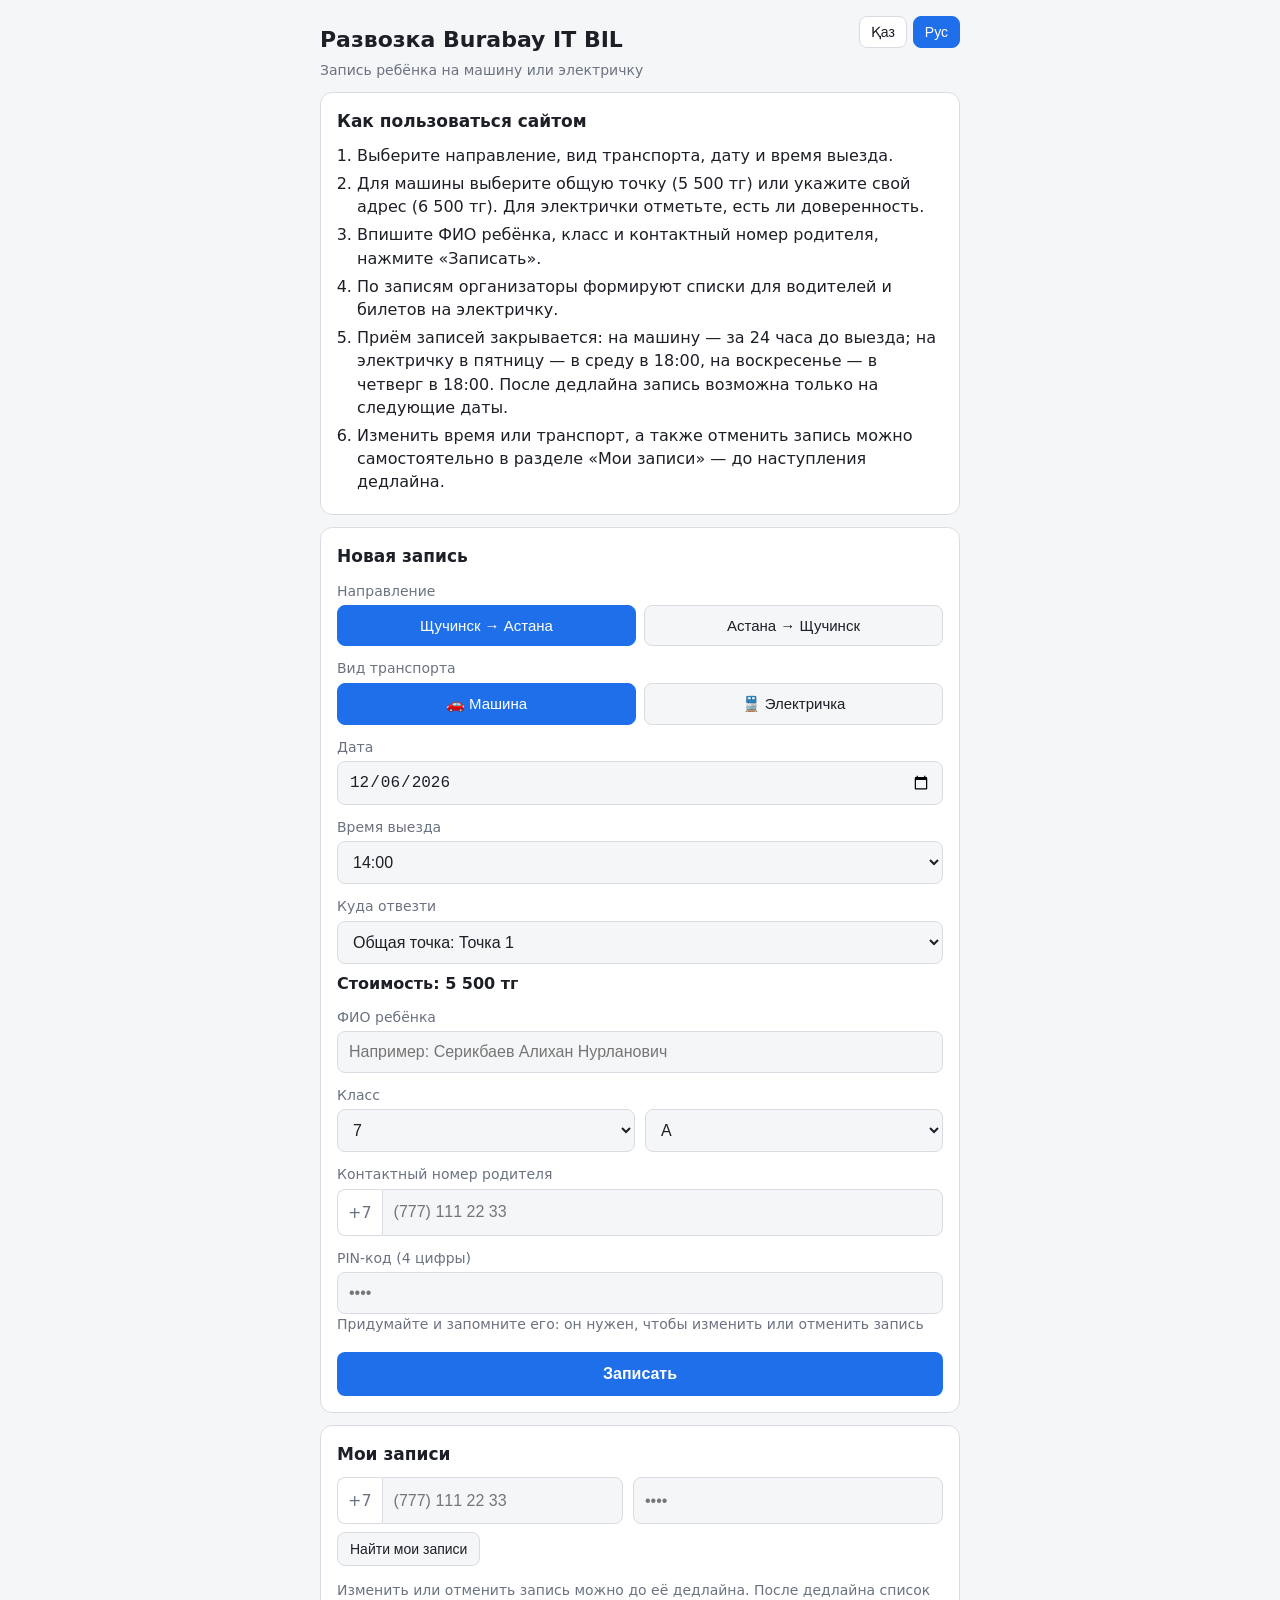
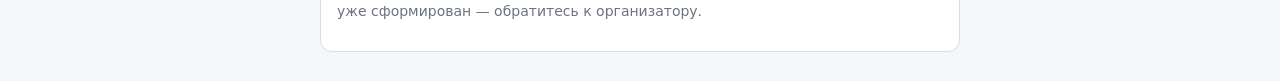
<file: index.html>
<!DOCTYPE html>
<html lang="ru"><head><meta charset="utf-8"><title>Развозка Burabay IT BIL</title>
<meta name="viewport" content="width=device-width, initial-scale=1, viewport-fit=cover">
<style>
:root{box-sizing:border-box;padding-top:env(safe-area-inset-top,0px);padding-bottom:env(safe-area-inset-bottom,0px);--bg:#f5f6f8;--c:#fff;--t:#1c1f26;--m:#6b7280;--a:#1f6feb;--b:#d9dce2;--e:#c62828;--ok:#1b7f3b;--w:#fff4d6}
@media(prefers-color-scheme:dark){:root:not([data-theme=light]){--bg:#14161a;--c:#1e2127;--t:#eceef2;--m:#9aa1ad;--a:#5b9dff;--b:#343942;--e:#ff6b6b;--ok:#4cc27a;--w:#3a3115}}
html{scroll-padding-top:env(safe-area-inset-top,0px)}
body{margin:0;background:var(--bg);color:var(--t);font:16px/1.45 system-ui,-apple-system,"Segoe UI",sans-serif}
main{max-width:640px;margin:0 auto;padding:16px}
.top{display:flex;justify-content:space-between;align-items:flex-start;gap:10px}
.lang{display:flex;gap:6px;flex:none}.lang button{padding:7px 11px;border:1px solid var(--b);background:var(--c);color:var(--t);border-radius:8px;font-size:14px;cursor:pointer}
.lang button.on{background:var(--a);color:#fff;border-color:var(--a)}
h1{font-size:22px;margin:8px 0 4px}h2{font-size:17px;margin:0 0 10px}
.card{background:var(--c);border:1px solid var(--b);border-radius:12px;padding:16px;margin:12px 0}
.card.due{background:var(--w);border-color:#e0b000}
.intro ol{margin:6px 0 0;padding-left:20px}.intro li{margin:5px 0}
label{display:block;font-size:14px;color:var(--m);margin:12px 0 4px}
select,input{width:100%;box-sizing:border-box;padding:11px;font-size:16px;border:1px solid var(--b);border-radius:8px;background:var(--bg);color:var(--t)}
.row{display:flex;gap:10px}.row>*{flex:1}
.seg{display:flex;gap:8px}.seg button{flex:1;padding:11px;border:1px solid var(--b);background:var(--bg);color:var(--t);border-radius:8px;font-size:15px;cursor:pointer}
.seg button.on{background:var(--a);color:#fff;border-color:var(--a)}
.go{width:100%;margin-top:18px;padding:13px;font-size:16px;font-weight:600;border:0;border-radius:8px;background:var(--a);color:#fff;cursor:pointer}
.go:disabled{opacity:.5}.m{color:var(--m);font-size:14px}.err{color:var(--e);margin-top:10px}.ok{color:var(--ok);margin-top:10px}
.price{margin-top:8px;font-weight:600}
.ph{display:flex}.ph span{padding:11px 10px;border:1px solid var(--b);border-right:0;border-radius:8px 0 0 8px;background:var(--c);color:var(--m);font-size:16px}
.ph input{flex:1;min-width:0;width:auto;border-radius:0 8px 8px 0}
.sm{padding:8px 12px;font-size:14px;border:1px solid var(--b);background:var(--bg);color:var(--t);border-radius:8px;cursor:pointer;margin:8px 6px 0 0}
.wrap{overflow-x:auto;margin-top:8px}table{border-collapse:collapse;font-size:13px;min-width:100%}
th,td{border:1px solid var(--b);padding:5px 7px;text-align:left;white-space:nowrap}th{background:var(--bg)}
</style></head><body><main>
<div class="top">
<div><h1 id="h1">Развозка Burabay IT BIL</h1><div class="m" data-i="sub"></div></div>
<div class="lang" id="lang"><button data-v="kz">Қаз</button><button data-v="ru">Рус</button></div>
</div>

<div class="card intro"><h2 data-i="introH"></h2>
<ol><li data-i="i1"></li><li data-i="i2"></li><li data-i="i3"></li><li data-i="i4"></li><li data-i="i5"></li><li data-i="i6"></li></ol></div>

<div class="card" id="form">
<h2 id="formTitle"></h2>
<label data-i="lDir"></label>
<div class="seg" id="dir"><button data-v="fri">Щучинск → Астана</button><button data-v="sun">Астана → Щучинск</button></div>
<label data-i="lTr"></label>
<div class="seg" id="tr"><button data-v="car" data-i="car"></button><button data-v="train" data-i="train"></button></div>
<label data-i="lDate"></label><input id="date" type="date">
<label data-i="lTime"></label><select id="time"></select>
<div id="carBox">
<label data-i="lTo"></label>
<select id="pt"></select>
<div id="ownBox" hidden><label data-i="lAddr"></label><input id="addr" autocomplete="street-address" data-ph="phAddr"></div>
<div class="price" id="price"></div>
</div>
<div id="trainBox" hidden>
<label data-i="lPoa"></label>
<div class="seg" id="poa"><button data-v="Да" data-i="yes"></button><button data-v="Нет" data-i="no"></button></div>
</div>
<label data-i="lName"></label><input id="name" autocomplete="off" data-ph="phName">
<label data-i="lCls"></label>
<div class="row"><select id="num"><option>7</option><option>8</option><option>9</option><option>10</option><option>11</option></select>
<select id="let"><option>A</option><option>B</option><option>C</option><option>D</option><option>E</option></select></div>
<label data-i="lPhone"></label><div class="ph"><span>+7</span><input id="phone" type="tel" inputmode="numeric" autocomplete="tel-national" maxlength="15" placeholder="(777) 111 22 33"></div>
<label data-i="lPin"></label><input id="pin" type="password" inputmode="numeric" autocomplete="off" maxlength="4" data-ph="phPin"><div class="m" data-i="pinHint"></div>
<button class="go" id="send"></button>
<button class="sm" id="cancelEdit" hidden data-i="cancelEdit"></button>
<div id="msg"></div>
</div>

<div class="card" id="mine">
<h2 data-i="mineH"></h2>
<div class="row"><div class="ph"><span>+7</span><input id="mPhone" type="tel" inputmode="numeric" maxlength="15" placeholder="(777) 111 22 33"></div><input id="mPin" type="password" inputmode="numeric" maxlength="4" data-ph="phPin"></div>
<button class="sm" id="find" data-i="find"></button><div class="m" id="mineMsg"></div><div id="mineList"></div>
<p class="m" data-i="mineNote"></p>
</div>

</main>
<script src="config.js"></script>
<script>
//PURE-START
const TZ=5, WA_DEFAULT="";
const PRICE={own:6500,point:5500};
const POINTS=["Точка 1","Точка 2"];
const PTL={ru:["Точка 1","Точка 2"],kz:["1-нүкте","2-нүкте"]};
const SLOTS={fri:{car:["14:00","16:00"],train:["14:20","15:35"]},sun:{car:["14:00","16:00"],train:["10:10"]}};
const DIRS={fri:"Щучинск → Астана",sun:"Астана → Щучинск"};
const TRN={car:"🚗 Машина",train:"🚆 Электричка"};
const pad=n=>String(n).padStart(2,"0");
const parse=s=>{const[y,m,d]=s.split("-").map(Number);return{y,m:m-1,d}};
const at=(y,m,d,h,mi)=>new Date(Date.UTC(y,m,d,h-TZ,mi));
const fmt=s=>{const{y,m,d}=parse(s);return pad(d)+"."+pad(m+1)+"."+y};
function deadline(dateStr,tr,dir,time){
  const{y,m,d}=parse(dateStr),[h,mi]=time.split(":").map(Number);
  if(tr==="car")return new Date(at(y,m,d,h,mi).getTime()-24*3600e3);
  return at(y,m,d-(dir==="fri"?2:3),18,0);
}
const groupKey=r=>r.tr==="car"?[r.date,r.dir,"car",r.time.replace(":","")].join("_"):[r.date,r.dir,"train"].join("_");
function groupRows(rows){const g={};rows.forEach(r=>{(g[groupKey(r)]=g[groupKey(r)]||[]).push(r)});return g}
const dateTime=d=>{const x=new Date(d.getTime()+TZ*3600e3);return pad(x.getUTCDate())+"."+pad(x.getUTCMonth()+1)+" "+pad(x.getUTCHours())+":"+pad(x.getUTCMinutes())};
const sortRows=l=>l.slice().sort((a,b)=>a.time.localeCompare(b.time)||a.cls.localeCompare(b.cls)||a.name.localeCompare(b.name));
function waText(rows){
  const f=rows[0],list=sortRows(rows);
  const head=TRN[f.tr]+" | "+DIRS[f.dir]+" | "+fmt(f.date)+(f.tr==="car"?" "+f.time:"")+" | всего: "+list.length;
  const cols="ФИО | Класс | Время | Телефон | "+(f.tr==="car"?"Адрес | ":"Доверенность | ")+"Направление";
  const lines=list.map((r,i)=>(i+1)+". "+[r.name,r.cls,r.time,r.phone,f.tr==="car"?r.addr:r.poa,DIRS[r.dir]].join(" | "));
  return head+"\n"+cols+"\n"+lines.join("\n");
}
//PURE-END
const L={
ru:{lPin:"PIN-код (4 цифры)",pinHint:"Придумайте и запомните его: он нужен, чтобы изменить или отменить запись",find:"Найти мои записи",phPin:"••••",eAuth:"Введите телефон и PIN-код",ePin:"PIN-код должен состоять из 4 цифр",ePinWrong:"Неверный PIN-код",eLocked:"Слишком много неверных попыток. Повторите через 15 минут",none:"Записей не найдено",eNet:"Нет связи с сервером. Повторите позже",sub:"Запись ребёнка на машину или электричку",introH:"Как пользоваться сайтом",
i1:"Выберите направление, вид транспорта, дату и время выезда.",
i2:"Для машины выберите общую точку ({p1} тг) или укажите свой адрес ({p2} тг). Для электрички отметьте, есть ли доверенность.",
i3:"Впишите ФИО ребёнка, класс и контактный номер родителя, нажмите «Записать».",
i4:"По записям организаторы формируют списки для водителей и билетов на электричку.",
i5:"Приём записей закрывается: на машину — за 24 часа до выезда; на электричку в пятницу — в среду в 18:00, на воскресенье — в четверг в 18:00. После дедлайна запись возможна только на следующие даты.",
i6:"Изменить время или транспорт, а также отменить запись можно самостоятельно в разделе «Мои записи» — до наступления дедлайна.",
newRec:"Новая запись",editRec:"Изменение записи",save:"Записать",saveEdit:"Сохранить изменения",cancelEdit:"Отменить редактирование",
lDir:"Направление",lTr:"Вид транспорта",car:"🚗 Машина",train:"🚆 Электричка",lDate:"Дата",lTime:"Время выезда",
lTo:"Куда отвезти",ptPre:"Общая точка: ",own:"Свой адрес",lAddr:"Адрес (улица, дом, квартира)",phAddr:"Например: ул. Кенесары 40, кв. 12",
cost:"Стоимость: ",tg:" тг",lPoa:"Имеется ли доверенность?",yes:"Да",no:"Нет",
lName:"ФИО ребёнка",phName:"Например: Серикбаев Алихан Нурланович",lCls:"Класс",lPhone:"Контактный номер родителя",
closed:"закрыто",eName:"Укажите ФИО ребёнка полностью",ePhone:"Укажите корректный номер телефона",eClosed:"Запись на это время закрыта, выберите другую дату",
eAddr:"Укажите адрес",ePoa:"Укажите, есть ли доверенность",eDb:"Сервис записи недоступен. Откройте страницу по ссылке в приложении Claude",
eExp:"Срок изменения этой записи истёк",eSave:"Не удалось сохранить: ",done:"Готово! ",changed:"Запись изменена: ",at:" в ",
mineH:"Мои записи",mineNote:"Изменить или отменить запись можно до её дедлайна. После дедлайна список уже сформирован — обратитесь к организатору.",
edit:"Изменить",cancel:"Отменить запись",sure:"Точно отменить?",poaIs:"доверенность: ",locked:"🔒 Приём изменений закрыт (дедлайн ",title:"Развозка Burabay IT BIL"},
kz:{lPin:"PIN-код (4 сан)",pinHint:"Ойлап тауып, есте сақтаңыз: жазбаны өзгерту немесе болдырмау үшін қажет",find:"Жазбаларымды табу",phPin:"••••",eAuth:"Телефон мен PIN-кодты енгізіңіз",ePin:"PIN-код 4 саннан тұруы керек",ePinWrong:"PIN-код қате",eLocked:"Қате әрекет тым көп. 15 минуттан кейін қайталаңыз",none:"Жазбалар табылмады",eNet:"Серверге қосылу мүмкін болмады. Кейінірек қайталаңыз",sub:"Баланы көлікке немесе электричкаға жазу",introH:"Сайтты қалай пайдалану керек",
i1:"Бағытты, көлік түрін, күнді және жүру уақытын таңдаңыз.",
i2:"Көлікке ортақ нүктені ({p1} тг) таңдаңыз немесе өз мекенжайыңызды ({p2} тг) көрсетіңіз. Электричкаға сенімхат бар-жоғын белгілеңіз.",
i3:"Баланың аты-жөнін, сыныбын және ата-ананың байланыс нөмірін жазып, «Жазылу» түймесін басыңыз.",
i4:"Жазылымдар бойынша ұйымдастырушылар жүргізушілерге арналған тізімдерді және электричка билеттерін дайындайды.",
i5:"Жазылу мерзімі: көлікке — жүруге дейін 24 сағат бұрын; жұма күнгі электричкаға — сәрсенбі сағат 18:00-ге дейін, жексенбі күніне — бейсенбі сағат 18:00-ге дейін. Мерзім өткен соң тек келесі күндерге жазылуға болады.",
i6:"Уақытты немесе көлік түрін өзгертуге, сондай-ақ жазылымды болдырмауға «Менің жазбаларым» бөлімінде мерзім аяқталғанға дейін өзіңіз өзгерте аласыз.",
newRec:"Жаңа жазба",editRec:"Жазбаны өзгерту",save:"Жазылу",saveEdit:"Өзгерістерді сақтау",cancelEdit:"Өзгертуден бас тарту",
lDir:"Бағыты",lTr:"Көлік түрі",car:"🚗 Көлік",train:"🚆 Электричка",lDate:"Күні",lTime:"Жүру уақыты",
lTo:"Қайда апару керек",ptPre:"Ортақ нүкте: ",own:"Өз мекенжайым",lAddr:"Мекенжай (көше, үй, пәтер)",phAddr:"Мысалы: Кенесары к-сі 40, 12 пәтер",
cost:"Құны: ",tg:" тг",lPoa:"Сенімхат бар ма?",yes:"Иә",no:"Жоқ",
lName:"Баланың аты-жөні",phName:"Мысалы: Серікбаев Алихан Нұрланұлы",lCls:"Сыныбы",lPhone:"Ата-ананың байланыс нөмірі",
closed:"жабық",eName:"Баланың аты-жөнін толық жазыңыз",ePhone:"Телефон нөмірін дұрыс жазыңыз",eClosed:"Бұл уақытқа жазылу жабылған, басқа күнді таңдаңыз",
eAddr:"Мекенжайды жазыңыз",ePoa:"Сенімхат бар-жоғын көрсетіңіз",eDb:"Жазылу қызметі қолжетімсіз. Бетті Claude қосымшасындағы сілтеме арқылы ашыңыз",
eExp:"Бұл жазбаны өзгерту мерзімі өтіп кетті",eSave:"Сақтау мүмкін болмады: ",done:"Дайын! ",changed:"Жазба өзгертілді: ",at:", ",
mineH:"Менің жазбаларым",mineNote:"Жазбаны өзгертуге немесе болдырмауға оның мерзімі аяқталғанға дейін болады. Мерзімнен кейін тізім дайын болады — ұйымдастырушыға хабарласыңыз.",
edit:"Өзгерту",cancel:"Жазбаны болдырмау",sure:"Шынымен болдырмау керек пе?",poaIs:"сенімхат: ",locked:"🔒 Өзгертуге жабық (мерзімі ",title:"Burabay IT BIL — оқушыларды тасымалдау"}
};
let lang="ru";try{lang=localStorage.getItem("lang")||"ru"}catch(e){}
if(!L[lang])lang="ru";
const t=k=>L[lang][k];
const $=id=>document.getElementById(id);
const st={dir:"fri",tr:"car",poa:""};
const ptName=a=>{const i=POINTS.indexOf(a);return i>=0?PTL[lang][i]:a};
const trL=k=>t(k);
const dirLbl={fri:"Щучинск → Астана",sun:"Астана → Щучинск"};
function applyLang(){
  document.documentElement.lang=lang==="kz"?"kk":"ru";
  document.title=t("title");$("h1").textContent=t("title");
  document.querySelectorAll("[data-i]").forEach(e=>{
    let s=t(e.dataset.i);if(s===undefined)return;
    s=s.replace("{p1}",PRICE.point.toLocaleString("ru-RU")).replace("{p2}",PRICE.own.toLocaleString("ru-RU"));e.textContent=s});
  document.querySelectorAll("[data-ph]").forEach(e=>e.placeholder=t(e.dataset.ph));
  document.querySelectorAll("#lang button").forEach(b=>b.classList.toggle("on",b.dataset.v===lang));
  const cur=$("pt").value;$("pt").innerHTML="";
  POINTS.forEach((p,i)=>$("pt").add(new Option(t("ptPre")+PTL[lang][i],p)));$("pt").add(new Option(t("own"),"own"));
  if(cur)$("pt").value=cur;
  $("formTitle").textContent=t(EDIT?"editRec":"newRec");$("send").textContent=t(EDIT?"saveEdit":"save");
  price();fillTimes();renderMine();
}
function open(dateStr,time){return Date.now()<deadline(dateStr,st.tr,st.dir,time).getTime()}
function fillDates(){
  const el=$("date"),any=s=>SLOTS[st.dir][st.tr].some(x=>open(s,x));
  el.min=new Date(Date.now()+TZ*3600e3).toISOString().slice(0,10);
  if(!el.value||!any(el.value)){
    const n=new Date(Date.now()+TZ*3600e3);
    for(let i=0;i<120;i++){const s=new Date(Date.UTC(n.getUTCFullYear(),n.getUTCMonth(),n.getUTCDate()+i)).toISOString().slice(0,10);if(any(s)){el.value=s;break}}
  }
  fillTimes();
}
function fillTimes(){
  const sel=$("time"),keep=sel.value;sel.innerHTML="";
  SLOTS[st.dir][st.tr].forEach(x=>{const ok=open($("date").value,x);const o=new Option(x+(ok?"":" — "+t("closed")),x);o.disabled=!ok;sel.add(o)});
  const k=[...sel.options].find(o=>o.value===keep&&!o.disabled)||[...sel.options].find(o=>!o.disabled);if(k)sel.value=k.value;
}
function mark(){
  document.querySelectorAll("#dir button,#tr button,#poa button").forEach(b=>{b.classList.toggle("on",st[b.parentNode.id]===b.dataset.v)});
  $("carBox").hidden=st.tr!=="car";$("trainBox").hidden=st.tr!=="train";
}
function price(){
  const own=$("pt").value==="own";$("ownBox").hidden=!own;
  $("price").textContent=t("cost")+(own?PRICE.own:PRICE.point).toLocaleString("ru-RU")+t("tg");
}
["dir","tr","poa"].forEach(id=>{$(id).onclick=e=>{const b=e.target.closest("button");if(!b)return;st[id]=b.dataset.v;mark();if(id!=="poa")fillDates()}});
$("pt").onchange=price;$("date").onchange=fillTimes;
//MASK-START
function maskPhone(v){
  let d=String(v).replace(/\D/g,"");
  if(d.length>10&&(d[0]==="7"||d[0]==="8"))d=d.slice(1);
  d=d.slice(0,10);
  let s=d?"("+d.slice(0,3):"";
  if(d.length>3)s+=") "+d.slice(3,6);
  if(d.length>6)s+=" "+d.slice(6,8);
  if(d.length>8)s+=" "+d.slice(8,10);
  return s;
}
//MASK-END
$("phone").oninput=e=>{e.target.value=maskPhone(e.target.value)};
$("lang").onclick=e=>{const b=e.target.closest("button");if(!b)return;lang=b.dataset.v;try{localStorage.setItem("lang",lang)}catch(x){}applyLang()};

let EDIT=null,MINE=[],AUTH=null,CONFIRM="";
const CFG=window.CFG||{};
async function rpc(fn,args){
  let r;try{r=await fetch(CFG.URL+"/rest/v1/rpc/"+fn,{method:"POST",headers:{apikey:CFG.KEY,Authorization:"Bearer "+CFG.KEY,"Content-Type":"application/json"},body:JSON.stringify(args)})}catch(e){throw new Error("net")}
  const j=await r.json().catch(()=>({}));
  if(!r.ok)throw new Error("net");
  if(j&&j.error)throw new Error(j.error);
  return j;
}
const ERR={bad_pin:"ePin",pin_wrong:"ePinWrong",locked:"eLocked",closed:"eClosed",locked_rec:"eExp",addr:"eAddr",poa:"ePoa",bad_data:"eName",bad_phone:"ePhone",net:"eNet"};
const errText=e=>ERR[e.message]?t(ERR[e.message]):t("eSave")+e.message;
const digits=v=>String(v).replace(/\D/g,"");
const msg=(s,c)=>{$("msg").innerHTML="";const d=document.createElement("div");d.className=c;d.textContent=s;$("msg").append(d)};
$("mPhone").oninput=e=>{e.target.value=maskPhone(e.target.value)};
$("send").onclick=async()=>{
  const name=$("name").value.trim().replace(/\s+/g," "),phone=$("phone").value.trim(),pin=$("pin").value,date=$("date").value,time=$("time").value;
  if(name.split(" ").length<2)return msg(t("eName"),"err");
  if(digits(phone).length!==10)return msg(t("ePhone"),"err");
  if(!/^\d{4}$/.test(pin))return msg(t("ePin"),"err");
  if(!date||!time||!open(date,time))return msg(t("eClosed"),"err");
  let addr="",pr=0,poa="";
  if(st.tr==="car"){
    if($("pt").value==="own"){addr=$("addr").value.trim();if(addr.length<5)return msg(t("eAddr"),"err");pr=PRICE.own}
    else{addr=$("pt").value;pr=PRICE.point}
  }else{if(!st.poa)return msg(t("ePoa"),"err");poa=st.poa}
  if(EDIT&&Date.now()>=deadline(EDIT.date,EDIT.tr,EDIT.dir,EDIT.time).getTime())return msg(t("eExp"),"err");
  const editing=!!EDIT;
  $("send").disabled=true;
  try{
    await rpc("upsert_signup",{p_id:editing?EDIT.id:null,p_phone:digits(phone),p_pin:pin,p_data:{dir:st.dir,tr:st.tr,date,time,name,cls:$("num").value+$("let").value,addr,poa}});
    msg(t(editing?"changed":"done")+name+", "+fmt(date)+t("at")+time+", "+trL(st.tr)+(pr?", "+pr+t("tg"):""),"ok");
    if(editing)exitEdit();
    $("name").value="";$("mPhone").value=maskPhone(phone);$("mPin").value=pin;loadMine();
  }catch(e){msg(errText(e),"err")}
  $("send").disabled=false;
};
async function loadMine(){
  const p=digits($("mPhone").value),pin=$("mPin").value;
  if(p.length!==10||!/^\d{4}$/.test(pin)){$("mineMsg").textContent=t("eAuth");return}
  try{const j=await rpc("my_signups",{p_phone:p,p_pin:pin});AUTH={phone:p,pin};MINE=j.rows||[];renderMine();$("mineMsg").textContent=MINE.length?"":t("none")}
  catch(e){MINE=[];AUTH=null;renderMine();$("mineMsg").textContent=errText(e)}
}
$("find").onclick=loadMine;
function exitEdit(){EDIT=null;$("formTitle").textContent=t("newRec");$("send").textContent=t("save");$("cancelEdit").hidden=true;$("name").value=""}
$("cancelEdit").onclick=()=>{exitEdit();msg("","")};
function startEdit(r){
  EDIT=r;st.dir=r.dir;st.tr=r.tr;st.poa=r.poa||"";mark();fillDates();
  $("date").value=r.date;fillTimes();$("time").value=r.time;
  if(r.tr==="car"){const own=!POINTS.includes(r.addr);$("pt").value=own?"own":r.addr;$("addr").value=own?r.addr:"";price()}
  $("name").value=r.name;$("num").value=r.cls.slice(0,-1);$("let").value=r.cls.slice(-1);
  $("phone").value=maskPhone(AUTH.phone);$("pin").value=AUTH.pin;
  $("formTitle").textContent=t("editRec");$("send").textContent=t("saveEdit");$("cancelEdit").hidden=false;msg("","");
  $("form").scrollIntoView({behavior:"smooth"});
}
function renderMine(){
  const box=$("mineList");box.innerHTML="";
  MINE.slice().sort((a,b)=>(a.date+a.time).localeCompare(b.date+b.time)).forEach(r=>{
    const can=Date.now()<deadline(r.date,r.tr,r.dir,r.time).getTime();
    const d=document.createElement("div");d.style.cssText="border-top:1px solid var(--b);padding:10px 0";
    const h=document.createElement("b");h.textContent=r.name+" ("+r.cls+")";
    const s=document.createElement("div");s.className="m";
    s.textContent=trL(r.tr)+" · "+dirLbl[r.dir]+" · "+fmt(r.date)+" "+r.time+(r.tr==="car"?" · "+ptName(r.addr)+" · "+r.price+t("tg"):" · "+t("poaIs")+(r.poa==="Да"?t("yes"):t("no")));
    d.append(h,s);
    if(can){
      const e=document.createElement("button");e.className="sm";e.textContent=t("edit");e.onclick=()=>startEdit(r);
      const x=document.createElement("button");x.className="sm";x.textContent=CONFIRM===r.id?t("sure"):t("cancel");
      x.onclick=async()=>{
        if(CONFIRM!==r.id){CONFIRM=r.id;renderMine();return}
        CONFIRM="";
        try{await rpc("cancel_signup",{p_id:r.id,p_phone:AUTH.phone,p_pin:AUTH.pin});if(EDIT&&EDIT.id===r.id)exitEdit()}catch(err){$("mineMsg").textContent=errText(err)}
        loadMine();
      };
      d.append(e,x);
    }else{const l=document.createElement("div");l.className="m";l.textContent=t("locked")+dateTime(deadline(r.date,r.tr,r.dir,r.time))+")";d.append(l)}
    box.append(d);
  });
}
mark();applyLang();fillDates();
</script></body></html>
</file>
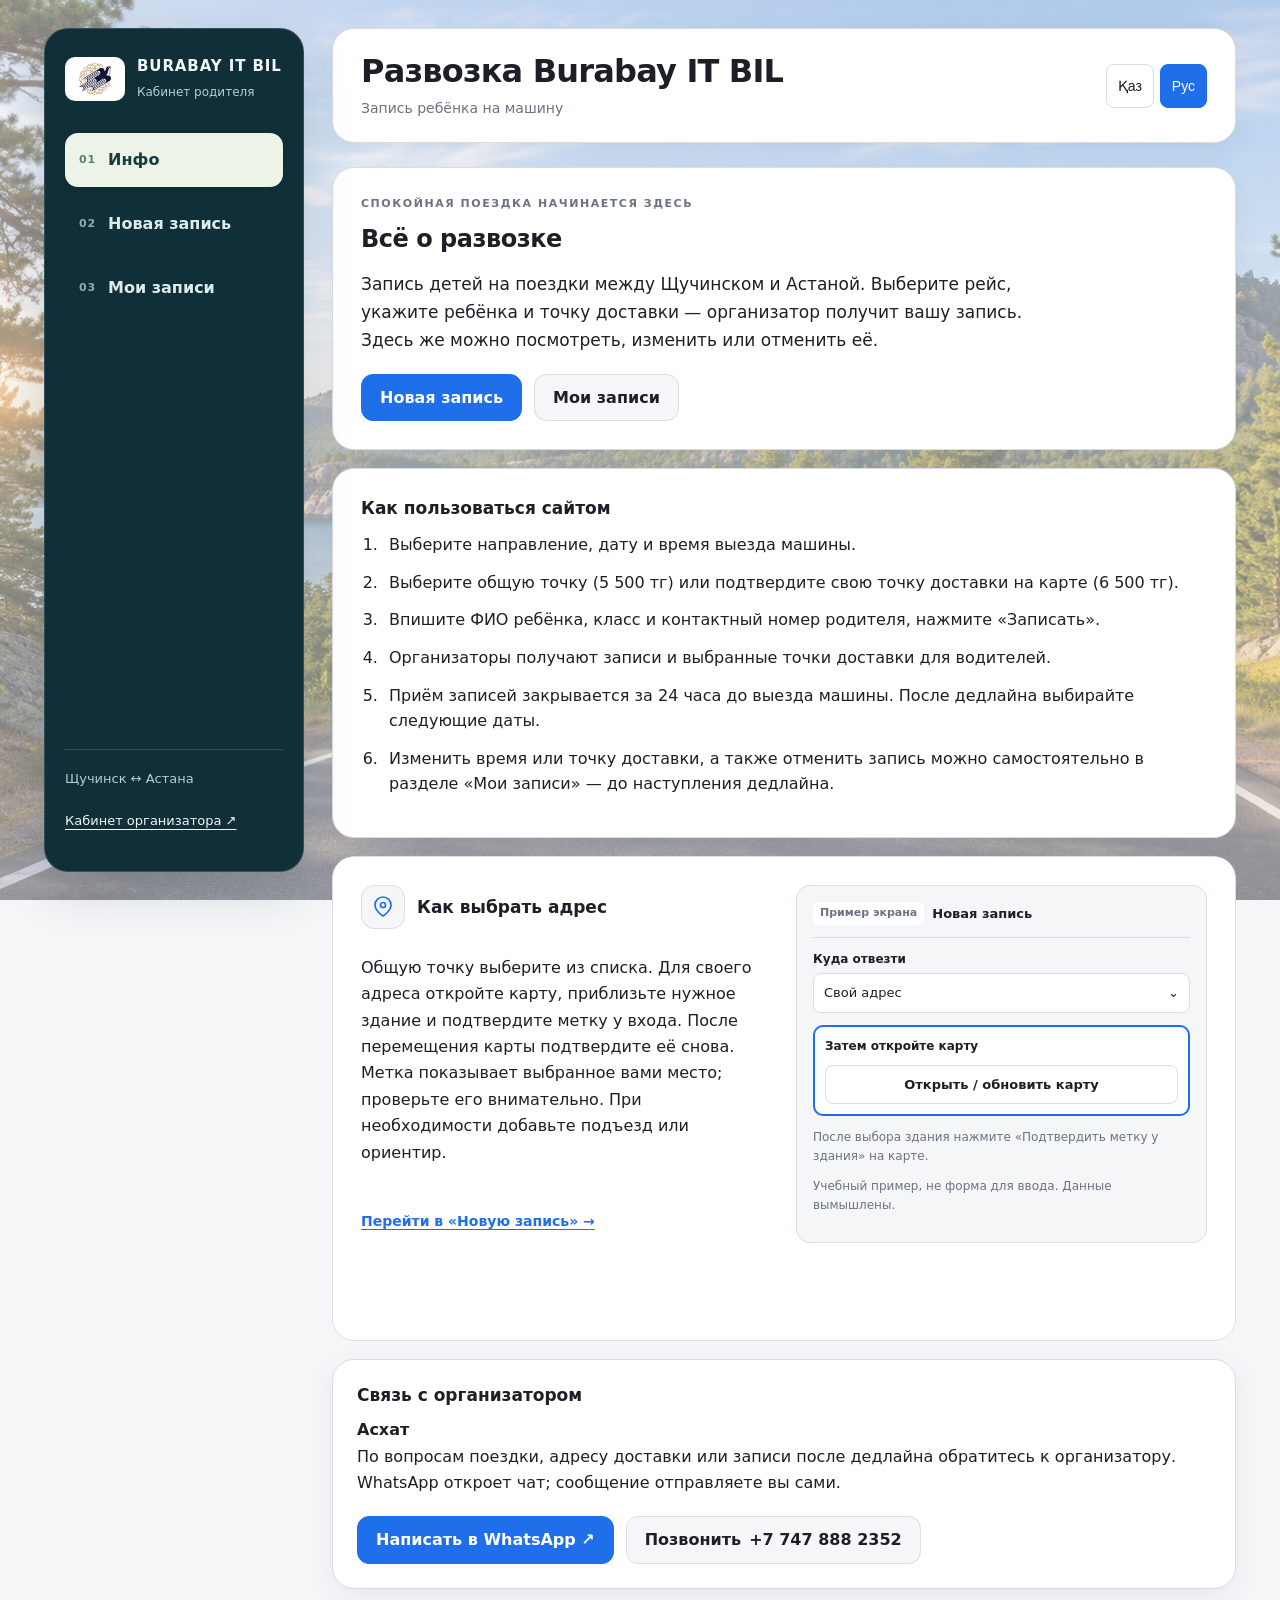
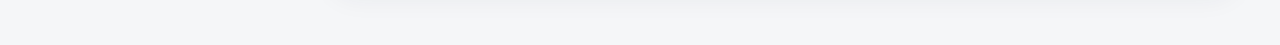
<file: public/index.html>
<!DOCTYPE html>
<html lang="ru"><head><meta charset="utf-8"><title>Развозка Burabay IT BIL</title>
<meta name="viewport" content="width=device-width, initial-scale=1, viewport-fit=cover">
<style>
:root{box-sizing:border-box;padding-top:env(safe-area-inset-top,0px);padding-bottom:env(safe-area-inset-bottom,0px);--bg:#f5f6f8;--c:#fff;--t:#1c1f26;--m:#6b7280;--a:#1f6feb;--b:#d9dce2;--e:#c62828;--ok:#1b7f3b;--w:#fff4d6;--scene-overlay:rgba(245,246,248,.48)}
@media(prefers-color-scheme:dark){:root:not([data-theme=light]){--bg:#14161a;--c:#1e2127;--t:#eceef2;--m:#9aa1ad;--a:#5b9dff;--b:#343942;--e:#ff6b6b;--ok:#4cc27a;--w:#3a3115;--scene-overlay:rgba(20,22,26,.62)}}
html{scroll-padding-top:env(safe-area-inset-top,0px)}
body{margin:0;background:var(--bg);color:var(--t);font:16px/1.45 system-ui,-apple-system,"Segoe UI",sans-serif}
main{max-width:640px;margin:0 auto;padding:16px}
.top{display:flex;justify-content:space-between;align-items:flex-start;gap:10px}
.lang{display:flex;gap:6px;flex:none}.lang button{padding:7px 11px;border:1px solid var(--b);background:var(--c);color:var(--t);border-radius:8px;font-size:14px;cursor:pointer}
.lang button.on{background:var(--a);color:#fff;border-color:var(--a)}
h1{font-size:22px;margin:8px 0 4px}h2{font-size:17px;margin:0 0 10px}
.card{background:var(--c);border:1px solid var(--b);border-radius:12px;padding:16px;margin:12px 0}
.card.due{background:var(--w);border-color:#e0b000}
.intro ol{margin:6px 0 0;padding-left:20px}.intro li{margin:5px 0}
label{display:block;font-size:14px;color:var(--m);margin:12px 0 4px}
select,input{width:100%;box-sizing:border-box;padding:11px;font-size:16px;border:1px solid var(--b);border-radius:8px;background:var(--bg);color:var(--t)}
.row{display:flex;gap:10px}.row>*{flex:1}
.seg{display:flex;gap:8px}.seg button{flex:1;padding:11px;border:1px solid var(--b);background:var(--bg);color:var(--t);border-radius:8px;font-size:15px;cursor:pointer}
.seg button.on{background:var(--a);color:#fff;border-color:var(--a)}
.go{width:100%;margin-top:18px;padding:13px;font-size:16px;font-weight:600;border:0;border-radius:8px;background:var(--a);color:#fff;cursor:pointer}
.go:disabled{opacity:.5}.m{color:var(--m);font-size:14px}.err{color:var(--e);margin-top:10px}.ok{color:var(--ok);margin-top:10px}
.price{margin-top:8px;font-weight:600}
.ph{display:flex}.ph span{padding:11px 10px;border:1px solid var(--b);border-right:0;border-radius:8px 0 0 8px;background:var(--c);color:var(--m);font-size:16px}
.ph input{flex:1;min-width:0;width:auto;border-radius:0 8px 8px 0}
.sm{padding:8px 12px;font-size:14px;border:1px solid var(--b);background:var(--bg);color:var(--t);border-radius:8px;cursor:pointer;margin:8px 6px 0 0}
.wrap{overflow-x:auto;margin-top:8px}table{border-collapse:collapse;font-size:13px;min-width:100%}
th,td{border:1px solid var(--b);padding:5px 7px;text-align:left;white-space:nowrap}th{background:var(--bg)}
/* Generated Burabay-inspired scenery is decorative; forms stay on opaque cards. */
body{min-height:100vh;background-image:linear-gradient(var(--scene-overlay),var(--scene-overlay)),url("assets/burabay-road.png");background-position:center;background-size:cover;background-repeat:no-repeat;background-attachment:fixed}
.top{padding:16px;background:var(--c);border:1px solid var(--b);border-radius:12px;margin-bottom:16px}
main>p{padding:12px 16px;background:var(--c);border-radius:12px}
main>p a{color:var(--a)}
</style><link rel="stylesheet" href="location-picker.css"><link rel="stylesheet" href="parent-layout.css"><script src="parent-navigation.js" defer></script><script src="info-carousel.js" defer></script><script src="trip-catalog.js"></script></head><body><div class="parent-shell">
<aside class="parent-sidebar" aria-label="Навигация родителя">
  <div class="parent-brand"><img class="parent-brand-mark" src="assets/bil.webp" alt="" width="60" height="44"><div><strong>BURABAY IT BIL</strong><small data-i="parentCabinet"></small></div></div>
  <nav class="parent-nav" aria-label="Разделы сайта">
    <a href="#info" data-parent-route="info" aria-controls="info"><span class="nav-number" aria-hidden="true">01</span><span data-i="navInfo"></span></a>
    <a href="#form" data-parent-route="form" aria-controls="form"><span class="nav-number" aria-hidden="true">02</span><span data-i="navNew"></span></a>
    <a href="#mine" data-parent-route="mine" aria-controls="mine"><span class="nav-number" aria-hidden="true">03</span><span data-i="navMine"></span></a>
  </nav>
  <div class="parent-sidebar-footer"><p>Щучинск ↔ Астана</p><a href="organizer.html" data-i="organizerCabinet"></a></div>
</aside>
<main id="parent-main">
<div class="top">
<div><h1 id="h1">Развозка Burabay IT BIL</h1><div class="m" data-i="sub"></div></div>
<div class="lang" id="lang"><button data-v="kz">Қаз</button><button data-v="ru">Рус</button></div>
</div>

<p id="parent-feedback" class="parent-feedback" role="status" aria-live="polite" hidden></p>
<section id="info" data-parent-panel aria-labelledby="info-title">
  <div class="card">
    <span class="info-kicker" data-i="infoKicker"></span>
    <h2 id="info-title" tabindex="-1" data-i="infoTitle"></h2>
    <p class="info-lead" data-i="infoPurpose"></p>
    <div class="info-actions"><a class="primary-link" href="#form" data-parent-route="form" data-i="navNew"></a><a href="#mine" data-parent-route="mine" data-i="navMine"></a></div>
  </div>
  <div class="card intro"><h3 data-i="introH"></h3><ol><li data-i="i1"></li><li data-i="i2"></li><li data-i="i3"></li><li data-i="i4"></li><li data-i="i5"></li><li data-i="i6"></li></ol></div>
  <section id="info-carousel" class="info-carousel" aria-labelledby="carousel-title" aria-roledescription="carousel">
    <h3 id="carousel-title" class="guide-sr-only" data-i="carouselTitle"></h3>
    <div id="info-carousel-viewport" class="info-carousel-viewport" tabindex="0" aria-labelledby="carousel-title">
    <article class="card info-guide">
      <div class="guide-heading"><span class="guide-icon" aria-hidden="true"><svg viewBox="0 0 24 24" width="24" height="24" fill="none" stroke="currentColor" stroke-width="1.7" stroke-linecap="round" stroke-linejoin="round"><path d="M20 10c0 6-8 11-8 11S4 16 4 10a8 8 0 1 1 16 0Z"/><circle cx="12" cy="10" r="2.5"/></svg></span><h3 data-i="infoAddressTitle"></h3></div>
      <p data-i="infoAddress"></p>
      <figure class="guide-example"><figcaption><span class="guide-example-badge" data-i="guideExample"></span><span data-i="navNew"></span></figcaption><div class="guide-label" data-i="lTo"></div><div class="guide-field"><span data-i="own"></span><span aria-hidden="true">⌄</span></div><div class="guide-highlight"><div class="guide-label" data-i="guideAddressStep"></div><span class="guide-faux-button" data-i="locationLoad"></span></div><p class="guide-example-note" data-i="guideAddressConfirm"></p><p class="guide-example-note" data-i="guideFictional"></p></figure>
      <a class="guide-link" href="#form" data-parent-route="form" data-i="guideOpenForm"></a>
    </article>
    <article class="card info-guide">
      <div class="guide-heading"><span class="guide-icon" aria-hidden="true"><svg viewBox="0 0 24 24" width="24" height="24" fill="none" stroke="currentColor" stroke-width="1.7" stroke-linecap="round" stroke-linejoin="round"><path d="M14 4H5a2 2 0 0 0-2 2v13a2 2 0 0 0 2 2h13a2 2 0 0 0 2-2v-9"/><path d="m15 3 6 6M10 14l-1 4 4-1L22 8a2.1 2.1 0 0 0-6-3Z"/></svg></span><h3 data-i="infoMineTitle"></h3></div>
      <p data-i="infoMine"></p>
      <figure class="guide-example"><figcaption><span class="guide-example-badge" data-i="guideExample"></span><span data-i="navMine"></span></figcaption><div class="guide-label" data-i="lPhone"></div><div class="guide-field">+7 (000) 000 00 00</div><div class="guide-label" data-i="lPin"></div><div class="guide-field"><span aria-hidden="true">••••</span><span class="guide-sr-only" data-i="guidePinMasked"></span></div><span class="guide-faux-button" data-i="find"></span><div class="guide-highlight"><span data-i="guideMineStep"></span><div class="guide-example-actions"><span data-i="edit"></span><span data-i="cancel"></span></div></div><p class="guide-example-note" data-i="guideFictional"></p></figure>
      <a class="guide-link" href="#mine" data-parent-route="mine" data-i="guideOpenMine"></a>
    </article>
    <article class="card info-guide">
      <div class="guide-heading"><span class="guide-icon" aria-hidden="true"><svg viewBox="0 0 24 24" width="24" height="24" fill="none" stroke="currentColor" stroke-width="1.7" stroke-linecap="round" stroke-linejoin="round"><circle cx="12" cy="12" r="9"/><path d="M12 7v5l3 2"/></svg></span><h3 data-i="infoDeadlineTitle"></h3></div>
      <p data-i="infoDeadline"></p>
      <figure class="guide-example"><figcaption><span class="guide-example-badge" data-i="guideExample"></span><span data-i="navNew"></span></figcaption><div class="guide-example-row"><div><div class="guide-label" data-i="lDate"></div><div class="guide-field">18.01.2030</div></div><div><div class="guide-label" data-i="lTime"></div><div class="guide-field">16:00</div></div></div><div class="guide-highlight guide-deadline"><span data-i="deadlineUntil"></span><strong>17.01.2030, 16:00</strong><span data-i="deadlineZone"></span></div><p class="guide-example-note" data-i="guideFictional"></p></figure>
      <a class="guide-link" href="#form" data-parent-route="form" data-i="guideOpenForm"></a>
    </article>
    <article class="card info-guide">
      <div class="guide-heading"><span class="guide-icon" aria-hidden="true"><svg viewBox="0 0 24 24" width="24" height="24" fill="none" stroke="currentColor" stroke-width="1.7" stroke-linecap="round" stroke-linejoin="round"><rect x="5" y="10" width="14" height="11" rx="2"/><path d="M8 10V7a4 4 0 0 1 8 0v3M12 14v3"/></svg></span><h3 data-i="infoPinTitle"></h3></div>
      <p data-i="infoPin"></p>
      <figure class="guide-example"><figcaption><span class="guide-example-badge" data-i="guideExample"></span><span data-i="navNew"></span></figcaption><div class="guide-highlight"><div class="guide-label" data-i="lPhone"></div><div class="guide-field">+7 (000) 000 00 00</div><div class="guide-label" data-i="lPin"></div><div class="guide-field"><span aria-hidden="true">••••</span><span class="guide-sr-only" data-i="guidePinMasked"></span></div></div><p class="guide-example-note" data-i="pinHint"></p><p class="guide-example-note" data-i="guideFictional"></p></figure>
      <a class="guide-link" href="#form" data-parent-route="form" data-i="guideOpenForm"></a>
    </article>
    </div>
  </section>
  <div class="info-grid">
    <article class="card contact-card"><h3 data-i="infoContactTitle"></h3><p><strong>Асхат</strong></p><p data-i="infoContact"></p>
      <div class="info-actions"><a class="primary-link" href="https://wa.me/77478882352" target="_blank" rel="noopener" data-i="contactWhatsApp"></a><a href="tel:+77478882352"><span data-i="contactCall"></span><span>+7 747 888 2352</span></a></div>
    </article>
  </div>
</section>

<section class="card" id="form" data-parent-panel aria-labelledby="formTitle">
<h2 id="formTitle" tabindex="-1"></h2>
<p class="panel-description" data-i="formDescription"></p>
<div class="row">
<div><label for="from-city" data-i="lFromCity"></label><select id="from-city"><option value="shchuchinsk">Щучинск</option><option value="astana">Астана</option></select></div>
<div><label for="to-city" data-i="lToCity"></label><select id="to-city"><option value="astana">Астана</option><option value="shchuchinsk">Щучинск</option></select></div>
</div>
<p id="catalog-status" class="m" role="status" aria-live="polite"></p><button type="button" id="catalog-refresh" class="sm" data-i="catalogRefresh"></button>
<label for="date" data-i="lDate"></label><input id="date" type="date">
<label for="time" data-i="lTime"></label><select id="time"></select>
<p id="trip-deadline" class="parent-deadline" role="status" aria-live="polite"></p>
<div id="carBox">
<label for="pt" data-i="lTo"></label>
<select id="pt"></select>
<div id="ownBox" hidden>
<p class="m" data-i="locationHint"></p>
<button type="button" id="location-load" class="sm" data-i="locationLoad"></button>
<div id="location-map-panel" hidden>
  <div class="location-actions">
    <button type="button" id="location-in" data-i="locationIn"></button><button type="button" id="location-out" data-i="locationOut"></button>
    <button type="button" id="location-west" data-i="locationWest"></button><button type="button" id="location-east" data-i="locationEast"></button>
    <button type="button" id="location-north" data-i="locationNorth"></button><button type="button" id="location-south" data-i="locationSouth"></button>
  </div>
  <div id="location-map" tabindex="0" role="group" aria-labelledby="location-instructions">
    <div id="location-tiles" aria-hidden="true"></div><span class="location-crosshair" aria-hidden="true">＋</span>
  </div>
  <p class="m" id="location-instructions" data-i="locationKeyboard"></p>
  <button type="button" id="location-confirm" class="sm" data-i="locationConfirm" disabled></button>
  <p class="m">© <a href="https://www.openstreetmap.org/copyright" target="_blank" rel="noopener">OpenStreetMap contributors · ODbL</a></p>
</div>
<p id="location-status" class="m" role="status" aria-live="polite"></p>
<p id="location-value" class="location-value" role="status" aria-live="polite"></p>
<label for="delivery-note" data-i="locationNote"></label><input id="delivery-note" maxlength="200" autocomplete="off">
</div>
<div class="price" id="price"></div>
</div>
<label for="name" data-i="lName"></label><input id="name" autocomplete="off" data-ph="phName">
<label data-i="lCls"></label>
<div class="row"><select id="num"><option>7</option><option>8</option><option>9</option><option>10</option><option>11</option></select>
<select id="let"><option>A</option><option>B</option><option>C</option><option>D</option><option>E</option></select></div>
<label for="phone" data-i="lPhone"></label><div class="ph"><span>+7</span><input id="phone" type="tel" inputmode="numeric" autocomplete="tel-national" maxlength="15" placeholder="(777) 111 22 33"></div>
<label for="pin" data-i="lPin"></label><input id="pin" type="password" inputmode="numeric" autocomplete="off" maxlength="4" data-ph="phPin"><div class="m" data-i="pinHint"></div>
<button class="go" id="send"></button>
<button class="sm" id="cancelEdit" hidden data-i="cancelEdit"></button>
<div id="msg"></div>
</section>

<section class="card" id="mine" data-parent-panel aria-labelledby="mine-title">
<h2 id="mine-title" tabindex="-1" data-i="mineH"></h2>
<p class="panel-description" data-i="mineDescription"></p>
<div class="row"><div class="parent-field"><label for="mPhone" data-i="lPhone"></label><div class="ph"><span>+7</span><input id="mPhone" type="tel" inputmode="numeric" maxlength="15" autocomplete="tel-national" placeholder="(777) 111 22 33"></div></div><div class="parent-field"><label for="mPin" data-i="lPin"></label><input id="mPin" type="password" inputmode="numeric" maxlength="4" autocomplete="off" data-ph="phPin"></div></div>
<button class="sm" id="find" data-i="find"></button><div class="m" id="mineMsg"></div><div id="mineList"></div>
<p class="m" data-i="mineNote"></p>
</section>

<noscript><p>Для работы записи включите JavaScript. Без него разделы показаны на одной странице.</p></noscript>
</main></div>
<script src="config.js"></script>
<script src="location-picker.js"></script>
<script>
//PURE-START
const TZ=5, WA_DEFAULT="";
const PRICE={own:6500,point:5500};
const POINTS=["Точка 1","Точка 2"];
const PTL={ru:["Точка 1","Точка 2"],kz:["1-нүкте","2-нүкте"]};
let SLOTS={fri:{car:["14:00","16:00"]},sun:{car:["14:00","16:00"]}};
const DIRS={fri:"Щучинск → Астана",sun:"Астана → Щучинск"};
const TRN={car:"🚗 Машина"};
const pad=n=>String(n).padStart(2,"0");
const parse=s=>{const[y,m,d]=s.split("-").map(Number);return{y,m:m-1,d}};
const at=(y,m,d,h,mi)=>new Date(Date.UTC(y,m,d,h-TZ,mi));
const fmt=s=>{const{y,m,d}=parse(s);return pad(d)+"."+pad(m+1)+"."+y};
const DEADLINES={};
function deadline(dateStr,tr,dir,time){
  if(tr==="car"&&DEADLINES[dateStr+"_"+dir+"_"+time])return new Date(DEADLINES[dateStr+"_"+dir+"_"+time]);
  const{y,m,d}=parse(dateStr),[h,mi]=time.split(":").map(Number);
  return new Date(at(y,m,d,h,mi).getTime()-24*3600e3);
}
const groupKey=r=>[r.date,r.dir,"car",r.time.replace(":","")].join("_");
function groupRows(rows){const g={};rows.forEach(r=>{(g[groupKey(r)]=g[groupKey(r)]||[]).push(r)});return g}
const dateTime=d=>{const x=new Date(d.getTime()+TZ*3600e3);return pad(x.getUTCDate())+"."+pad(x.getUTCMonth()+1)+" "+pad(x.getUTCHours())+":"+pad(x.getUTCMinutes())};
const sortRows=l=>l.slice().sort((a,b)=>a.time.localeCompare(b.time)||a.cls.localeCompare(b.cls)||a.name.localeCompare(b.name));
function waText(rows){
  const f=rows[0],list=sortRows(rows);
  const head=TRN[f.tr]+" | "+DIRS[f.dir]+" | "+fmt(f.date)+(" "+f.time)+" | всего: "+list.length;
  const cols="ФИО | Класс | Время | Телефон | "+"Адрес | "+"Направление";
  const lines=list.map((r,i)=>(i+1)+". "+[r.name,r.cls,r.time,r.phone,r.addr,DIRS[r.dir]].join(" | "));
  return head+"\n"+cols+"\n"+lines.join("\n");
}
//PURE-END
const L={
ru:{carouselTitle:"Подсказки по записи",driverTitle:"Ваш водитель",driverPhone:"Телефон: ",driverKaspi:"Kaspi для оплаты развозки: ",driverPending:"Водитель появится здесь после публикации организатором.",guideExample:"Пример экрана",guideFictional:"Учебный пример, не форма для ввода. Данные вымышлены.",guideAddressStep:"Затем откройте карту",guideAddressConfirm:"После выбора здания нажмите «Подтвердить метку у здания» на карте.",guideMineStep:"После поиска рядом с записью:",guidePinMasked:"PIN скрыт",guideOpenForm:"Перейти в «Новую запись» →",guideOpenMine:"Перейти в «Мои записи» →",lFromCity:"Откуда",lToCity:"Куда",catalogRefresh:"Обновить точки и время",catalogLoading:"Загружаем точки и время…",catalogReady:"Варианты обновлены.",catalogError:"Не удалось загрузить варианты. Повторите обновление; если ошибка остаётся, сообщите организатору о миграции 0005.",eCities:"Выберите два разных города.",ownAstana:"Свой адрес по метке доступен только в Астане. Для Щучинска выберите общую точку.",parentCabinet:"Кабинет родителя",navInfo:"Инфо",navNew:"Новая запись",navMine:"Мои записи",organizerCabinet:"Кабинет организатора ↗",infoKicker:"Спокойная поездка начинается здесь",infoTitle:"Всё о развозке",infoPurpose:"Запись детей на поездки между Щучинском и Астаной. Выберите рейс, укажите ребёнка и точку доставки — организатор получит вашу запись. Здесь же можно посмотреть, изменить или отменить её.",infoAddressTitle:"Как выбрать адрес",infoAddress:"Общую точку выберите из списка. Для своего адреса откройте карту, приблизьте нужное здание и подтвердите метку у входа. После перемещения карты подтвердите её снова. Метка показывает выбранное вами место; проверьте его внимательно. При необходимости добавьте подъезд или ориентир.",infoMineTitle:"Где посмотреть и изменить запись",infoMine:"Откройте «Мои записи», введите тот же телефон и PIN и нажмите «Найти мои записи». До дедлайна доступны «Изменить» и «Отменить запись». Изменение откроет заполненную форму; отмену нужно подтвердить повторным нажатием.",infoDeadlineTitle:"До какого времени записаться",infoDeadline:"По умолчанию запись, изменение и отмена закрываются за 24 часа до выезда машины по времени Астаны. Организатор может изменить дедлайн конкретного рейса. Точная дата и время закрытия показаны в «Новой записи» после выбора даты и времени рейса. После закрытия выберите следующий рейс или свяжитесь с организатором.",infoPinTitle:"Телефон и PIN",infoPin:"При первой записи придумайте PIN из четырёх цифр и запомните его. Для просмотра своих записей используйте тот же телефон и PIN. Не отправляйте PIN в сообщениях. После обновления страницы свои записи нужно найти заново.",infoContactTitle:"Связь с организатором",infoContact:"По вопросам поездки, адресу доставки или записи после дедлайна обратитесь к организатору. WhatsApp откроет чат; сообщение отправляете вы сами.",contactWhatsApp:"Написать в WhatsApp ↗",contactCall:"Позвонить",formDescription:"Выберите поездку, укажите точку доставки и данные ребёнка. Для просмотра и изменения записи понадобится указанный телефон и PIN.",mineDescription:"Найдите записи по телефону родителя и PIN, которые использовали при оформлении. Доступные изменения и отмена показаны рядом с каждой записью.",deadlineUntil:"Записаться, изменить или отменить до: ",deadlineZone:" (время Астаны)",deadlineSelect:"Выберите дату и время — здесь появится срок записи.",deadlineClosed:"Приём изменений закрыт. Дедлайн: ",locationHint:"Выберите здание на карте. Подтвердите метку у нужного входа; улицу вручную вводить не требуется.",locationLoad:"Открыть / обновить карту",locationIn:"Масштаб +",locationOut:"Масштаб −",locationWest:"Запад",locationEast:"Восток",locationNorth:"Север",locationSouth:"Юг",locationConfirm:"Подтвердить метку у здания",locationKeyboard:"Можно нажать на здание, перетащить карту или двигать её стрелками клавиатуры. + и − меняют масштаб. Красный крест — будущая точка доставки.",locationNote:"Подъезд или ориентир (необязательно)",eLocation:"Приблизьте здание на карте и подтвердите метку.",archive:"Архивная запись: изменения закрыты",lPin:"PIN-код (4 цифры)",pinHint:"Придумайте и запомните его: он нужен, чтобы изменить или отменить запись",find:"Найти мои записи",phPin:"••••",eAuth:"Введите телефон и PIN-код",ePin:"PIN-код должен состоять из 4 цифр",ePinWrong:"Неверный PIN-код",eLocked:"Слишком много неверных попыток. Повторите через 15 минут",none:"Записей не найдено",eNet:"Нет связи с сервером. Повторите позже",sub:"Запись ребёнка на машину",introH:"Как пользоваться сайтом",
i1:"Выберите направление, дату и время выезда машины.",
i2:"Выберите общую точку ({p1} тг) или подтвердите свою точку доставки на карте ({p2} тг).",
i3:"Впишите ФИО ребёнка, класс и контактный номер родителя, нажмите «Записать».",
i4:"Организаторы получают записи и выбранные точки доставки для водителей.",
i5:"Приём записей закрывается за 24 часа до выезда машины. После дедлайна выбирайте следующие даты.",
i6:"Изменить время или точку доставки, а также отменить запись можно самостоятельно в разделе «Мои записи» — до наступления дедлайна.",
newRec:"Новая запись",editRec:"Изменение записи",save:"Записать",saveEdit:"Сохранить изменения",cancelEdit:"Отменить редактирование",
lDir:"Направление",lTr:"Вид транспорта",car:"🚗 Машина",lDate:"Дата",lTime:"Время выезда",
lTo:"Куда отвезти",ptPre:"Общая точка: ",own:"Свой адрес",lAddr:"Адрес (улица, дом, квартира)",phAddr:"Например: ул. Кенесары 40, кв. 12",
cost:"Стоимость: ",tg:" тг",yes:"Да",no:"Нет",
lName:"ФИО ребёнка",phName:"Например: Серикбаев Алихан Нурланович",lCls:"Класс",lPhone:"Контактный номер родителя",
closed:"закрыто",eName:"Укажите ФИО ребёнка полностью",ePhone:"Укажите корректный номер телефона",eClosed:"Запись на это время закрыта, выберите другую дату",
eAddr:"Укажите адрес",eDb:"Сервис записи недоступен. Откройте страницу по ссылке в приложении Claude",
eExp:"Срок изменения этой записи истёк",eSave:"Не удалось сохранить: ",done:"Готово! ",changed:"Запись изменена: ",at:" в ",
mineH:"Мои записи",mineNote:"Изменить или отменить запись можно до её дедлайна. После дедлайна список уже сформирован — обратитесь к организатору.",
edit:"Изменить",cancel:"Отменить запись",sure:"Точно отменить?",locked:"🔒 Приём изменений закрыт (дедлайн ",title:"Развозка Burabay IT BIL"},
kz:{carouselTitle:"Жазылуға арналған кеңестер",driverTitle:"Сіздің жүргізушіңіз",driverPhone:"Телефон: ",driverKaspi:"Тасымал төлеміне арналған Kaspi: ",driverPending:"Ұйымдастырушы жариялағаннан кейін жүргізуші осында көрсетіледі.",guideExample:"Экран үлгісі",guideFictional:"Бұл — оқу үлгісі, толтыру формасы емес. Деректер ойдан шығарылған.",guideAddressStep:"Содан кейін картаны ашыңыз",guideAddressConfirm:"Ғимаратты таңдаған соң картадағы «Ғимарат жанындағы нүктені растау» түймесін басыңыз.",guideMineStep:"Іздеуден кейін жазбаның жанында:",guidePinMasked:"PIN жасырылған",guideOpenForm:"«Жаңа жазба» бөліміне өту →",guideOpenMine:"«Менің жазбаларым» бөліміне өту →",lFromCity:"Қайдан",lToCity:"Қайда",catalogRefresh:"Нүктелер мен уақытты жаңарту",catalogLoading:"Нүктелер мен уақыт жүктелуде…",catalogReady:"Нұсқалар жаңартылды.",catalogError:"Нұсқалар жүктелмеді. Қайта жаңартыңыз; қате қайталанса, ұйымдастырушыға 0005 миграциясы туралы хабарлаңыз.",eCities:"Екі түрлі қаланы таңдаңыз.",ownAstana:"Картадағы өз мекенжайы тек Астанада қолжетімді. Щучинск үшін ортақ нүктені таңдаңыз.",parentCabinet:"Ата-ана кабинеті",navInfo:"Ақпарат",navNew:"Жаңа жазба",navMine:"Менің жазбаларым",organizerCabinet:"Ұйымдастырушы кабинеті ↗",infoKicker:"Жайлы сапар осы жерден басталады",infoTitle:"Тасымалдау туралы",infoPurpose:"Балаларды Щучинск пен Астана арасындағы сапарларға жазу. Рейсті таңдап, баланың деректерін және жеткізу нүктесін көрсетіңіз — ұйымдастырушы жазбаны алады. Жазбаны осы жерден көруге, өзгертуге немесе болдырмауға болады.",infoAddressTitle:"Мекенжайды қалай таңдау керек",infoAddress:"Ортақ нүктені тізімнен таңдаңыз. Өз мекенжайыңыз үшін картаны ашып, ғимаратты жақындатыңыз және кіреберістегі белгіні растаңыз. Картаны жылжытқаннан кейін белгіні қайта растаңыз. Белгі сіз таңдаған орынды көрсетеді; мұқият тексеріңіз. Қажет болса, кіреберіс не бағдар қосыңыз.",infoMineTitle:"Жазбаны көру және өзгерту",infoMine:"«Менің жазбаларым» бөлімінде бұрынғы телефон мен PIN-ді енгізіп, «Жазбаларымды табу» түймесін басыңыз. Мерзімге дейін өзгерту және болдырмау қолжетімді. Өзгерту толтырылған нысанды ашады; болдырмау үшін түймені қайта басып растау қажет.",infoDeadlineTitle:"Қай уақытқа дейін жазылуға болады",infoDeadline:"Қазір жазылу, өзгерту және болдырмау көліктің жүруіне 24 сағат қалғанда Астана уақытымен жабылады. Нақты мерзім «Жаңа жазба» бөлімінде рейстің күні мен уақытын таңдағаннан кейін көрсетіледі. Мерзім өткен соң келесі рейсті таңдаңыз немесе ұйымдастырушыға хабарласыңыз.",infoPinTitle:"Телефон және PIN",infoPin:"Алғашқы жазбада төрт саннан тұратын PIN ойлап тауып, есте сақтаңыз. Жазбаларды көру үшін сол телефон мен PIN-ді қолданыңыз. PIN-ді хабарламада жібермеңіз. Бет жаңарған соң жазбаларды қайта табу қажет.",infoContactTitle:"Ұйымдастырушымен байланыс",infoContact:"Сапар, жеткізу орны немесе мерзімнен кейінгі жазылу туралы ұйымдастырушыға хабарласыңыз. WhatsApp чатты ашады; хабарламаны өзіңіз жібересіз.",contactWhatsApp:"WhatsApp арқылы жазу ↗",contactCall:"Қоңырау шалу",formDescription:"Рейсті, жеткізу нүктесін және баланың деректерін көрсетіңіз. Жазбаны көру және өзгерту үшін осы телефон мен PIN қажет.",mineDescription:"Тіркеу кезінде қолданған ата-ананың телефоны мен PIN арқылы жазбаларды табыңыз. Әр жазбада қолжетімді өзгерістер мен болдырмау әрекеті көрсетіледі.",deadlineUntil:"Жазылу, өзгерту немесе болдырмау мерзімі: ",deadlineZone:" (Астана уақыты)",deadlineSelect:"Күн мен уақытты таңдаңыз — жазылу мерзімі осында көрсетіледі.",deadlineClosed:"Өзгерту мерзімі аяқталды. Мерзімі: ",locationHint:"Картадан ғимаратты таңдаңыз. Керекті кіреберістегі белгіні растаңыз; көшені қолмен жазу қажет емес.",locationLoad:"Картаны ашу / жаңарту",locationIn:"Масштаб +",locationOut:"Масштаб −",locationWest:"Батыс",locationEast:"Шығыс",locationNorth:"Солтүстік",locationSouth:"Оңтүстік",locationConfirm:"Ғимарат жанындағы белгіні растау",locationKeyboard:"Ғимаратты басыңыз, картаны жылжытыңыз немесе пернетақта бағыттауыштарын қолданыңыз. + және − масштабты өзгертеді. Қызыл белгі — жеткізу нүктесі.",locationNote:"Кіреберіс не бағдар (міндетті емес)",eLocation:"Картадағы ғимаратты жақындатып, белгіні растаңыз.",archive:"Мұрағаттағы жазба: өзгерту жабық",lPin:"PIN-код (4 сан)",pinHint:"Ойлап тауып, есте сақтаңыз: жазбаны өзгерту немесе болдырмау үшін қажет",find:"Жазбаларымды табу",phPin:"••••",eAuth:"Телефон мен PIN-кодты енгізіңіз",ePin:"PIN-код 4 саннан тұруы керек",ePinWrong:"PIN-код қате",eLocked:"Қате әрекет тым көп. 15 минуттан кейін қайталаңыз",none:"Жазбалар табылмады",eNet:"Серверге қосылу мүмкін болмады. Кейінірек қайталаңыз",sub:"Баланы көлікке жазу",introH:"Сайтты қалай пайдалану керек",
i1:"Бағытты, күнді және көліктің жүру уақытын таңдаңыз.",
i2:"Ортақ нүктені ({p1} тг) немесе картада жеткізу орнын ({p2} тг) таңдаңыз.",
i3:"Баланың аты-жөнін, сыныбын және ата-ананың байланыс нөмірін жазып, «Жазылу» түймесін басыңыз.",
i4:"Ұйымдастырушылар жүргізушілерге жазбалар мен таңдалған жеткізу нүктелерін дайындайды.",
i5:"Жазылу көліктің жүруіне 24 сағат қалғанда жабылады. Мерзім өткен соң келесі күндерді таңдаңыз.",
i6:"Уақытты немесе жеткізу орнын өзгертуге, сондай-ақ жазылымды болдырмауға «Менің жазбаларым» бөлімінде мерзім аяқталғанға дейін өзіңіз өзгерте аласыз.",
newRec:"Жаңа жазба",editRec:"Жазбаны өзгерту",save:"Жазылу",saveEdit:"Өзгерістерді сақтау",cancelEdit:"Өзгертуден бас тарту",
lDir:"Бағыты",lTr:"Көлік түрі",car:"🚗 Көлік",lDate:"Күні",lTime:"Жүру уақыты",
lTo:"Қайда апару керек",ptPre:"Ортақ нүкте: ",own:"Өз мекенжайым",lAddr:"Мекенжай (көше, үй, пәтер)",phAddr:"Мысалы: Кенесары к-сі 40, 12 пәтер",
cost:"Құны: ",tg:" тг",yes:"Иә",no:"Жоқ",
lName:"Баланың аты-жөні",phName:"Мысалы: Серікбаев Алихан Нұрланұлы",lCls:"Сыныбы",lPhone:"Ата-ананың байланыс нөмірі",
closed:"жабық",eName:"Баланың аты-жөнін толық жазыңыз",ePhone:"Телефон нөмірін дұрыс жазыңыз",eClosed:"Бұл уақытқа жазылу жабылған, басқа күнді таңдаңыз",
eAddr:"Мекенжайды жазыңыз",eDb:"Жазылу қызметі қолжетімсіз. Бетті Claude қосымшасындағы сілтеме арқылы ашыңыз",
eExp:"Бұл жазбаны өзгерту мерзімі өтіп кетті",eSave:"Сақтау мүмкін болмады: ",done:"Дайын! ",changed:"Жазба өзгертілді: ",at:", ",
mineH:"Менің жазбаларым",mineNote:"Жазбаны өзгертуге немесе болдырмауға оның мерзімі аяқталғанға дейін болады. Мерзімнен кейін тізім дайын болады — ұйымдастырушыға хабарласыңыз.",
edit:"Өзгерту",cancel:"Жазбаны болдырмау",sure:"Шынымен болдырмау керек пе?",locked:"🔒 Өзгертуге жабық (мерзімі ",title:"Burabay IT BIL — оқушыларды тасымалдау"}
};
let lang="ru";try{lang=localStorage.getItem("lang")||"ru"}catch(e){}
if(!L[lang])lang="ru";
const t=k=>L[lang][k];
const $=id=>document.getElementById(id);
const st={dir:"fri",tr:"car"};
let CATALOG_POINTS=[],catalogLoaded=false,catalogBusy=false,saving=false,checkingDeadline=false;
const toCity=()=>st.dir==="fri"?"astana":"shchuchinsk";
function fillPoints(){
 const sel=$("pt"),cur=sel.value;sel.innerHTML="";
 CATALOG_POINTS.filter(p=>p.city===toCity()).forEach(p=>sel.add(new Option(p.address,p.id)));
 if(catalogLoaded&&toCity()==="astana")sel.add(new Option(t("own"),"own"));
 if([...sel.options].some(o=>o.value===cur))sel.value=cur;
 price();
}
function readDeadlines(raw){
 const next={};for(const d of raw.deadlines||[]){if(!/^\d{4}-\d{2}-\d{2}$/.test(d.date)||!['fri','sun'].includes(d.dir)||!/^([01]\d|2[0-3]):[0-5]\d$/.test(d.time)||!Number.isFinite(Date.parse(d.deadline)))throw Error('catalog');next[d.date+'_'+d.dir+'_'+d.time]=d.deadline;}
 for(const key of Object.keys(DEADLINES))delete DEADLINES[key];Object.assign(DEADLINES,next);
}
async function loadCatalog(){
 if(catalogBusy||saving)return;catalogBusy=true;catalogLoaded=false;$("send").disabled=true;$("catalog-refresh").disabled=true;$("catalog-status").textContent=t("catalogLoading");
 try{const raw=await rpc("trip_catalog",{});readDeadlines(raw);const data=RazvozkaTripCatalog.parse(raw);CATALOG_POINTS=data.points;SLOTS=data.slots;catalogLoaded=true;fillPoints();fillDates();$("catalog-status").textContent=t("catalogReady");}
 catch(e){$("catalog-status").textContent=t("catalogError");}
 finally{catalogBusy=false;$("send").disabled=!catalogLoaded;$("catalog-refresh").disabled=false;}
}

const ptName=a=>{const i=POINTS.indexOf(a);return i>=0?PTL[lang][i]:a};
const trL=k=>t(k);
const dirLbl={fri:"Щучинск → Астана",sun:"Астана → Щучинск"};
function applyLang(){
  document.documentElement.lang=lang==="kz"?"kk":"ru";
  document.title=t("title");$("h1").textContent=t("title");
  document.querySelectorAll("[data-i]").forEach(e=>{
    let s=t(e.dataset.i);if(s===undefined)return;
    s=s.replace("{p1}",PRICE.point.toLocaleString("ru-RU")).replace("{p2}",PRICE.own.toLocaleString("ru-RU"));e.textContent=s});
  document.querySelectorAll("[data-ph]").forEach(e=>e.placeholder=t(e.dataset.ph));
  document.querySelectorAll("#lang button").forEach(b=>b.classList.toggle("on",b.dataset.v===lang));
  fillPoints();
  $("catalog-status").textContent=t(catalogBusy?"catalogLoading":catalogLoaded?"catalogReady":"catalogError");
  $("formTitle").textContent=t(EDIT?"editRec":"newRec");$("send").textContent=t(EDIT?"saveEdit":"save");
  locationPicker.language();price();fillTimes();renderMine();
}
function open(dateStr,time){return Date.now()<deadline(dateStr,st.tr,st.dir,time).getTime()}
function fillDates(){
  const el=$("date"),any=s=>SLOTS[st.dir][st.tr].some(x=>open(s,x));
  el.min=new Date(Date.now()+TZ*3600e3).toISOString().slice(0,10);
  if(!el.value||!any(el.value)){
    const n=new Date(Date.now()+TZ*3600e3);
    for(let i=0;i<120;i++){const s=new Date(Date.UTC(n.getUTCFullYear(),n.getUTCMonth(),n.getUTCDate()+i)).toISOString().slice(0,10);if(any(s)){el.value=s;break}}
  }
  fillTimes();
}
function fillTimes(){
  const sel=$("time"),keep=sel.value;sel.innerHTML="";
  SLOTS[st.dir][st.tr].forEach(x=>{const ok=open($("date").value,x);const o=new Option(x+(ok?"":" — "+t("closed")),x);o.disabled=!ok;sel.add(o)});
  const k=[...sel.options].find(o=>o.value===keep&&!o.disabled)||[...sel.options].find(o=>!o.disabled);if(k)sel.value=k.value;
  renderSelectedDeadline();
}
function renderSelectedDeadline(){
  const date=$("date").value,time=$("time").value;
  if(!date||!time){$("trip-deadline").textContent=t("deadlineSelect");return}
  const limit=deadline(date,"car",st.dir,time),stamp=new Date(limit.getTime()+TZ*3600e3);
  if(!Number.isFinite(limit.getTime())){$("trip-deadline").textContent=t("deadlineSelect");return}
  const full=pad(stamp.getUTCDate())+"."+pad(stamp.getUTCMonth()+1)+"."+stamp.getUTCFullYear()+", "+pad(stamp.getUTCHours())+":"+pad(stamp.getUTCMinutes());
  $("trip-deadline").textContent=t(Date.now()>=limit.getTime()?"deadlineClosed":"deadlineUntil")+full+t("deadlineZone");
}
function showParentPage(id){if(window.RazvozkaParentNavigation)window.RazvozkaParentNavigation.show(id)}
function mark(){
 $("from-city").value=st.dir==="fri"?"shchuchinsk":"astana";$("to-city").value=toCity();
 for(const o of $("to-city").options)o.disabled=o.value===$("from-city").value;
}
function price(){
  const own=$("pt").value==="own";$("ownBox").hidden=!own;
  $("price").textContent=t("cost")+(own?PRICE.own:PRICE.point).toLocaleString("ru-RU")+t("tg");
}
$("from-city").onchange=()=>{
 if($("from-city").value===$("to-city").value)$("to-city").value=$("from-city").value==="astana"?"shchuchinsk":"astana";
 changeCities();
};
$("to-city").onchange=changeCities;
function changeCities(){try{st.dir=RazvozkaTripCatalog.direction($("from-city").value,$("to-city").value);mark();fillPoints();fillDates();}catch(e){msg(t("eCities"),"err");}}
$("catalog-refresh").onclick=loadCatalog;
$("pt").onchange=price;$("date").onchange=fillTimes;$("time").onchange=renderSelectedDeadline;
//MASK-START
function maskPhone(v){
  let d=String(v).replace(/\D/g,"");
  if(d.length>10&&(d[0]==="7"||d[0]==="8"))d=d.slice(1);
  d=d.slice(0,10);
  let s=d?"("+d.slice(0,3):"";
  if(d.length>3)s+=") "+d.slice(3,6);
  if(d.length>6)s+=" "+d.slice(6,8);
  if(d.length>8)s+=" "+d.slice(8,10);
  return s;
}
//MASK-END
$("phone").oninput=e=>{e.target.value=maskPhone(e.target.value)};
$("lang").onclick=e=>{const b=e.target.closest("button");if(!b)return;lang=b.dataset.v;try{localStorage.setItem("lang",lang)}catch(x){}applyLang()};

let EDIT=null,MINE=[],AUTH=null,CONFIRM="";
const CFG=window.CFG||{};
async function rpc(fn,args){
  let r;try{r=await fetch(CFG.URL+"/rest/v1/rpc/"+fn,{method:"POST",headers:{apikey:CFG.KEY,Authorization:"Bearer "+CFG.KEY,"Content-Type":"application/json"},body:JSON.stringify(args)})}catch(e){throw new Error("net")}
  const j=await r.json().catch(()=>({}));
  if(!r.ok)throw new Error("net");
  if(j&&j.error)throw new Error(j.error);
  return j;
}
const ERR={bad_cities:"eCities",bad_pin:"ePin",pin_wrong:"ePinWrong",locked:"eLocked",closed:"eClosed",locked_rec:"eExp",addr:"eAddr",car_only:"archive",bad_location:"eLocation",bad_data:"eName",bad_phone:"ePhone",net:"eNet"};
const errText=e=>ERR[e.message]?t(ERR[e.message]):t("eSave")+e.message;
const digits=v=>String(v).replace(/\D/g,"");
const msg=(s,c)=>{$("msg").innerHTML="";const d=document.createElement("div");d.className=c;d.textContent=s;$("msg").append(d);$("parent-feedback").hidden=c!=="ok"||!s;$("parent-feedback").textContent=c==="ok"?s:""};
$("mPhone").oninput=e=>{e.target.value=maskPhone(e.target.value)};
$("send").onclick=async()=>{
 if(saving||catalogBusy||checkingDeadline)return;
 if(!catalogLoaded)return msg(t("catalogError"),"err");
 checkingDeadline=true;try{readDeadlines(await rpc("trip_catalog",{}));renderSelectedDeadline();}catch(e){showParentPage("form");return msg(t("catalogError"),"err");}finally{checkingDeadline=false;}
 try{st.dir=RazvozkaTripCatalog.direction($("from-city").value,$("to-city").value);}catch(e){return msg(t("eCities"),"err");}
  const name=$("name").value.trim().replace(/\s+/g," "),phone=$("phone").value.trim(),pin=$("pin").value,date=$("date").value,time=$("time").value;
  if(name.split(" ").length<2)return msg(t("eName"),"err");
  if(digits(phone).length!==10)return msg(t("ePhone"),"err");
  if(!/^\d{4}$/.test(pin))return msg(t("ePin"),"err");
  if(!date||!time||!open(date,time))return msg(t("eClosed"),"err");
  let point_id=null,addr="",pr=0,delivery_lat=null,delivery_lon=null,delivery_note="";
  if($("pt").value==="own"){
    if(toCity()!=="astana")return msg(t("ownAstana"),"err");
    const point=locationPicker.value();if(!point)return msg(t("eLocation"),"err");
    delivery_lat=point.lat;delivery_lon=point.lon;delivery_note=$("delivery-note").value.trim();pr=PRICE.own;
  }else{const point=CATALOG_POINTS.find(p=>p.id===$("pt").value&&p.city===toCity());if(!point)return msg(t("eAddr"),"err");point_id=point.id;addr=point.address;pr=PRICE.point}
  if(EDIT&&Date.now()>=deadline(EDIT.date,EDIT.tr,EDIT.dir,EDIT.time).getTime())return msg(t("eExp"),"err");
  const editing=!!EDIT;
  saving=true;$("send").disabled=true;
  try{
    await rpc("upsert_signup",{p_id:editing?EDIT.id:null,p_phone:digits(phone),p_pin:pin,p_data:{from_city:$("from-city").value,to_city:$("to-city").value,point_id,dir:st.dir,tr:st.tr,date,time,name,cls:$("num").value+$("let").value,addr,delivery_lat,delivery_lon,delivery_note}});
    msg(t(editing?"changed":"done")+name+", "+fmt(date)+t("at")+time+", "+trL(st.tr)+(pr?", "+pr+t("tg"):""),"ok");
    if(editing)exitEdit();
    $("name").value="";$("mPhone").value=maskPhone(phone);$("mPin").value=pin;await loadMine();showParentPage("mine");
  }catch(e){msg(errText(e),"err");showParentPage("form")}
  saving=false;$("send").disabled=!catalogLoaded;
};
async function loadMine(){
  const p=digits($("mPhone").value),pin=$("mPin").value;
  if(p.length!==10||!/^\d{4}$/.test(pin)){$("mineMsg").textContent=t("eAuth");return}
  try{const j=await rpc("my_signups",{p_phone:p,p_pin:pin});AUTH={phone:p,pin};MINE=j.rows||[];renderMine();$("mineMsg").textContent=MINE.length?"":t("none")}
  catch(e){MINE=[];AUTH=null;renderMine();$("mineMsg").textContent=errText(e)}
}
$("find").onclick=loadMine;
function exitEdit(){EDIT=null;$("formTitle").textContent=t("newRec");$("send").textContent=t("save");$("cancelEdit").hidden=true;$("name").value="";locationPicker.set(null);$("delivery-note").value=""}
$("cancelEdit").onclick=()=>{exitEdit();msg("","")};
function startEdit(r){
  if(!catalogLoaded){showParentPage("form");msg(t("catalogError"),"err");return;}
  showParentPage("form");
  EDIT=r;st.dir=r.dir;st.tr="car";mark();fillDates();
  $("date").value=r.date;fillTimes();$("time").value=r.time;
  fillPoints();const point=CATALOG_POINTS.find(p=>p.city===toCity()&&(r.point_id?p.id===r.point_id:p.address===r.addr));const own=!point;$("pt").value=own?"own":point.id;locationPicker.set(own?{lat:r.delivery_lat,lon:r.delivery_lon}:null);$("delivery-note").value=r.delivery_note||"";price();
  $("name").value=r.name;$("num").value=r.cls.slice(0,-1);$("let").value=r.cls.slice(-1);
  $("phone").value=maskPhone(AUTH.phone);$("pin").value=AUTH.pin;
  $("formTitle").textContent=t("editRec");$("send").textContent=t("saveEdit");$("cancelEdit").hidden=false;msg("","");
  renderSelectedDeadline();
}
function renderMine(){
  const box=$("mineList");box.innerHTML="";
  MINE.slice().sort((a,b)=>(a.date+a.time).localeCompare(b.date+b.time)).forEach(r=>{
    const can=r.tr==="car"&&Date.now()<(r.deadline?new Date(r.deadline):deadline(r.date,r.tr,r.dir,r.time)).getTime();
    const d=document.createElement("div");d.style.cssText="border-top:1px solid var(--b);padding:10px 0";
    const h=document.createElement("b");h.textContent=r.name+" ("+r.cls+")";
    const s=document.createElement("div");s.className="m";
    s.textContent=(r.tr==="car"?trL("car"):t("archive"))+" · "+dirLbl[r.dir]+" · "+fmt(r.date)+" "+r.time+(r.tr==="car"?" · "+ptName(r.addr)+" · "+r.price+t("tg"):"");
    d.append(h,s);
    if(r.tr==="car"){
      const info=document.createElement("div");info.className="parent-deadline";
      if(r.driver){const title=document.createElement("strong");title.textContent=t("driverTitle")+": "+r.driver.name;const phone=document.createElement("p");phone.textContent=t("driverPhone")+r.driver.phone;const kaspi=document.createElement("p");kaspi.textContent=t("driverKaspi")+r.driver.kaspi;info.append(title,phone,kaspi);}
      else info.textContent=t("driverPending");d.append(info);
    }
    if(can){
      const e=document.createElement("button");e.className="sm";e.textContent=t("edit");e.onclick=()=>startEdit(r);
      const x=document.createElement("button");x.className="sm";x.textContent=CONFIRM===r.id?t("sure"):t("cancel");
      x.onclick=async()=>{
        if(CONFIRM!==r.id){CONFIRM=r.id;renderMine();return}
        CONFIRM="";
        try{await rpc("cancel_signup",{p_id:r.id,p_phone:AUTH.phone,p_pin:AUTH.pin});if(EDIT&&EDIT.id===r.id)exitEdit()}catch(err){$("mineMsg").textContent=errText(err)}
        loadMine();
      };
      d.append(e,x);
    }else{const l=document.createElement("div");l.className="m";l.textContent=r.tr==="car"?t("locked")+dateTime((r.deadline?new Date(r.deadline):deadline(r.date,r.tr,r.dir,r.time)))+")":t("archive");d.append(l)}
    box.append(d);
  });
}
const locationPicker=RazvozkaLocation.mount(document,()=>lang,CFG);
mark();applyLang();fillDates();
const catalogReady=loadCatalog();
</script></body></html>
</file>
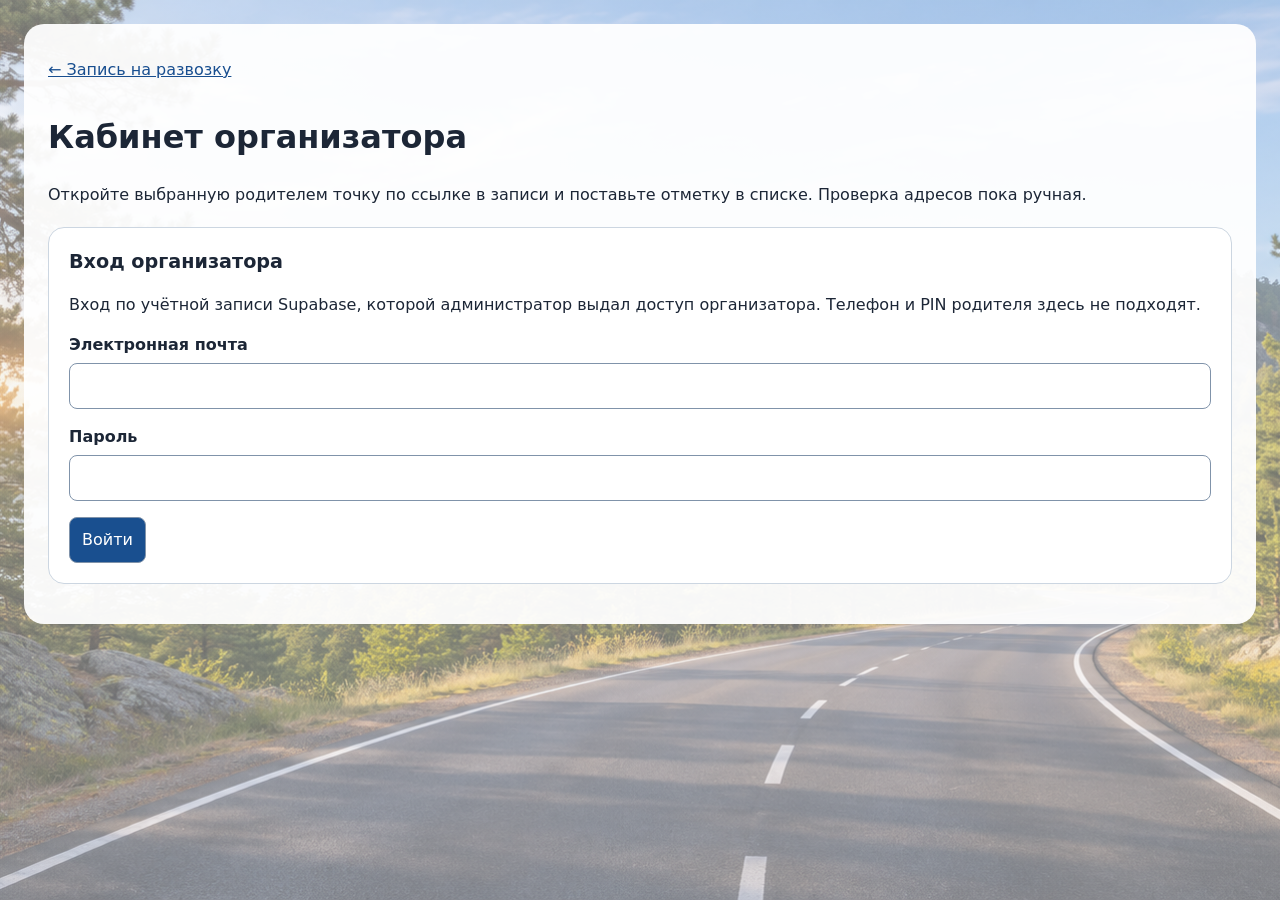
<file: public/organizer.html>
<!doctype html>
<html lang="ru">
<head>
  <meta charset="UTF-8">
  <meta name="viewport" content="width=device-width, initial-scale=1">
  <title>Списки организатора — Развозка</title>
  <link rel="stylesheet" href="organizer.css">
  <script src="config.js" defer></script>
  <script src="xlsx.js" defer></script>
  <script src="location-picker.js" defer></script>
  <script src="trip-catalog.js" defer></script>
  <script src="catalog-admin.js" defer></script>
  <script src="dispatch.js" defer></script>
  <script src="organizer-navigation.js" defer></script>
  <script src="deadline-ui.js" defer></script>
  <script src="organizer.js" defer></script>
</head>
<body>
 <div class="organizer-shell">
  <aside class="organizer-sidebar" id="organizer-sidebar" hidden>
   <div class="organizer-brand"><img src="assets/bil.webp" alt="" width="60" height="44"><div><strong>BURABAY IT BIL</strong><small>Кабинет организатора</small></div></div>
   <nav class="organizer-nav" aria-label="Разделы кабинета">
    <a href="#lists" data-organizer-route="lists" aria-controls="lists-panel">Готовые списки</a>
    <a href="#schedule" data-organizer-route="schedule" aria-controls="schedule-panel">Адреса и время</a>
    <a href="#drivers" data-organizer-route="drivers" aria-controls="drivers-panel">Водители</a>
   </nav>
   <a href="index.html">← Страница родителей</a>
  </aside>
  <main>
    <a href="index.html">← Запись на развозку</a>
    <h1>Кабинет организатора</h1>
    <p>Откройте выбранную родителем точку по ссылке в записи и поставьте отметку в списке. Проверка адресов пока ручная.</p>
    <section class="panel" id="login-panel" aria-labelledby="login-title">
      <h2 id="login-title">Вход организатора</h2>
      <p>Вход по учётной записи Supabase, которой администратор выдал доступ организатора. Телефон и PIN родителя здесь не подходят.</p>
      <form id="login-form">
        <label for="email">Электронная почта</label>
        <input id="email" type="email" autocomplete="username" required>
        <label for="password">Пароль</label>
        <input id="password" type="password" autocomplete="current-password" required>
        <button type="submit" id="login-button">Войти</button>
      </form>
    </section>
    <p id="message" role="status" aria-live="polite"></p>
    <section class="panel" id="workspace" aria-labelledby="workspace-title" hidden>
      <div class="actions">
        <h2 id="workspace-title">Управление развозкой</h2>
        <button type="button" id="logout">Выйти</button>
      </div>
      <p id="dispatch-message" role="status" aria-live="polite"></p>
      <section id="lists-panel" data-organizer-panel="lists" aria-labelledby="list-title">
      <h2 id="list-title" tabindex="-1">Готовые списки</h2>
      <p>Выберите дату и направление, проверьте записи, сформируйте группы и выгрузите список для Excel.</p>
      <p>В списке все записи на выбранную дату, включая рейсы с открытой записью. Пока запись открыта, список может измениться.</p>
      <form id="filters">
        <label for="trip-date">Дата поездки</label>
        <input id="trip-date" type="date" required>
        <label for="direction">Направление</label>
        <select id="direction">
          <option value="">Все направления</option>
          <option value="fri">Щучинск → Астана</option>
          <option value="sun">Астана → Щучинск</option>
        </select>
        <button type="submit" id="load">Показать список</button>
      </form>
      <p>Отметки сохраняются только в этом браузере. Очистка данных браузера удалит их. После обновления страницы нужно войти заново.</p>
      <p id="storage-warning" role="alert" hidden>Отметки не сохранятся: локальное хранилище недоступно или повреждено.</p>
      <div class="actions">
        <p id="count" aria-live="polite"></p>
        <button type="button" id="export">Выгрузить для Excel</button>
      </div>
      <p>Выгружается показанный список в XLSX. Изменения в файле не обновляют сайт. Храните файл со списком в месте с ограниченным доступом.</p>
      <ol id="records"></ol>
      <section class="panel" aria-labelledby="dispatch-title">
       <h3 id="dispatch-title">Формирование и публикация групп</h3>
       <button type="button" id="dispatch-refresh">Обновить водителей и записи для группировки</button>
       <p>Сначала обновите основной список на нужную дату. Выберите записи одного рейса после дедлайна. Проверьте здания и ближайшие улицы вручную; автоматического определения улиц нет. Не больше 7 детей и 4 улиц, расстояние между зданиями — до 1 500 м. Для общей точки укажите её координаты. Число улиц и расстояние не заменяют проверки соседства.</p>
       <form id="auto-group-form" class="panel"><h3>Автоматически собрать по гексам</h3>
       <label for="auto-date">Дата поездки</label><input id="auto-date" type="date" required>
       <label for="auto-dir">Маршрут</label><select id="auto-dir"><option value="fri">Щучинск → Астана</option><option value="sun">Астана → Щучинск</option></select>
       <label for="auto-time">Время выезда из расписания</label><input id="auto-time" type="time" step="60" required>
       <p>После дедлайна система возьмёт актуальные координаты рейса и создаст группы до 7 детей. Учитываются своя и соседние ячейки, расстояние между адресами до 1 500 м. Гекс со стороной 300 м — приблизительная зона; число улиц и дорожные препятствия не проверяются. Существующие группы сохраняются, распределяются только ещё не включённые записи.</p>
       <button type="submit">Собрать группы автоматически</button><ul id="auto-missing"></ul></form>
       <details><summary>Ручная сборка и исправление записей</summary>
       <form id="group-form"><ol id="dispatch-records"></ol><label for="group-driver">Водитель новой группы</label><select id="group-driver" required></select><button type="submit">Создать группу с водителем</button></form></details>
       <p>Публикация действует для всего рейса: все актуальные записи должны быть распределены. После изменений расформируйте устаревшие группы и соберите заново. Родитель увидит имя, телефон и Kaspi только после публикации.</p>
       <ul id="dispatch-groups"></ul>
      </section>
      </section>
      <section id="schedule-panel" data-organizer-panel="schedule" aria-labelledby="schedule-title">
       <h2 id="schedule-title" tabindex="-1">Адреса и время</h2>
      <section id="catalog-admin" class="panel" aria-labelledby="catalog-title" hidden>
        <h2 id="catalog-title">Общие точки и время выезда</h2>
        <p>Новые варианты доступны всем родителям после обновления формы. Время добавляется для всех дат выбранного направления, по Астане. Дедлайн — за 24 часа до выезда.</p>
        <form id="point-form">
          <h3>Добавить общую точку</h3>
          <label for="point-city">Город доставки</label><select id="point-city"><option value="astana">Астана</option><option value="shchuchinsk">Щучинск</option></select>
          <label for="point-address">Адрес общей точки</label><input id="point-address" minlength="5" maxlength="200" required autocomplete="off">
          <p>Укажите улицу, здание и при необходимости название места. Проверьте адрес перед добавлением. Цена общей точки — 5 500 ₸.</p>
          <button id="point-add" type="submit">Добавить точку</button>
        </form>
        <ul id="catalog-points"></ul>
        <form id="departure-form">
          <h3>Добавить время выезда</h3>
          <label for="departure-dir">Маршрут</label><select id="departure-dir"><option value="fri">Щучинск → Астана</option><option value="sun">Астана → Щучинск</option></select>
          <label for="departure-time">Время по Астане</label><input id="departure-time" type="time" step="60" required>
          <button id="departure-add" type="submit">Добавить время</button>
        </form>
        <ul id="catalog-times"></ul>
        <button id="catalog-reload" type="button">Обновить варианты</button>
        <form id="point-edit-form"><h3>Изменить адрес общей точки</h3><label for="point-edit-id">Общая точка</label><select id="point-edit-id" required></select><label for="point-edit-address">Новый адрес</label><input id="point-edit-address" required minlength="5" maxlength="200"><p>Обновится вариант для новых записей. В существующих записях сохранится прежний адрес; при необходимости измените их в «Готовых списках».</p><button type="submit">Сохранить адрес</button></form>
        <form id="point-coordinates-form"><h3>Координаты общей точки для автогруппировки</h3><p>Выберите общую точку выше. Задайте координаты здания один раз — они будут использоваться для записей с этой точкой. Не вводите центр города вместо неизвестного здания.</p><label for="point-lat">Широта</label><input id="point-lat" type="number" step="any" min="50" max="54" required><label for="point-lon">Долгота</label><input id="point-lon" type="number" step="any" min="69" max="73" required><button type="submit">Сохранить координаты точки</button></form>
        <form id="deadline-form"><h3>Дедлайн конкретного рейса</h3><label for="deadline-date">Дата поездки</label><input id="deadline-date" type="date" required><label for="deadline-dir">Маршрут</label><select id="deadline-dir"><option value="fri">Щучинск → Астана</option><option value="sun">Астана → Щучинск</option></select><label for="deadline-time">Время выезда из расписания</label><input id="deadline-time" type="time" step="60" required><label for="deadline-value">Закрыть запись — дата и время по Астане</label><input id="deadline-value" type="datetime-local" step="60" required><p>По умолчанию — за 24 часа. Новый дедлайн действует только для указанного рейса и не может быть позже выезда.</p><button type="submit">Сохранить дедлайн</button></form><p id="deadline-message" role="status" aria-live="polite"></p>
        <p id="catalog-message" role="status" aria-live="polite"></p>
      </section>
      </section>
      <section id="drivers-panel" data-organizer-panel="drivers" aria-labelledby="drivers-title">
       <h2 id="drivers-title" tabindex="-1">Водители</h2>
       <p>Добавьте водителей и их реквизиты для оплаты. Назначение водителя группе и публикация доступны в «Готовых списках».</p>
       <form id="driver-form"><h3>Добавить водителя</h3>
        <label for="driver-name">Имя</label><input id="driver-name" required minlength="2" maxlength="120">
        <label for="driver-phone">Телефон: 7 и 10 цифр</label><input id="driver-phone" type="tel" required pattern="7[0-9]{10}">
        <label for="driver-kaspi">Номер Kaspi для оплаты</label><input id="driver-kaspi" inputmode="numeric" required pattern="[0-9]{10,20}">
        <button type="submit">Добавить водителя</button>
       </form><ul id="dispatch-drivers"></ul>
      </section>
    </section>
  </main>
 </div>
</body>
</html>
</file>
<file: public/location-picker.css>
.location-actions{display:flex;flex-wrap:wrap;gap:8px;margin:12px 0}
.location-actions button{min-width:44px;min-height:44px;padding:10px 12px;border:1px solid var(--b);border-radius:8px;color:var(--t);background:var(--bg);font:inherit;cursor:pointer}
#location-map{position:relative;overflow:hidden;height:340px;width:100%;background:#e7edf0;touch-action:none;border:1px solid var(--b);border-radius:10px;cursor:grab}
#location-map:active{cursor:grabbing}
#location-tiles{position:absolute;inset:0;pointer-events:none}
#location-tiles img{position:absolute;width:256px;height:256px;max-width:none;user-select:none}
.location-crosshair{position:absolute;left:50%;top:50%;transform:translate(-50%,-50%);font:bold 40px/1 system-ui;color:#b31528;text-shadow:0 0 3px white;pointer-events:none}
.location-value{overflow-wrap:anywhere;font-weight:600}
#location-confirm:disabled{opacity:.5;cursor:not-allowed}
:focus-visible{outline:3px solid var(--a);outline-offset:3px}
button,input,select{min-height:44px;min-width:44px}
</file>
<file: public/parent-layout.css>
.parent-shell,.parent-shell *{box-sizing:border-box}
.parent-shell{display:grid;grid-template-columns:260px minmax(0,1fr);align-items:start;gap:28px;max-width:1240px;margin:0 auto;padding:28px 24px 56px}
.parent-shell main{min-width:0;max-width:none;margin:0;padding:0}
.parent-sidebar{position:sticky;top:28px;display:flex;flex-direction:column;gap:32px;min-height:calc(100vh - 56px);padding:28px 20px;border:1px solid #ffffff26;border-radius:24px;background:#102f38;color:#eff8f7;box-shadow:0 18px 48px #0a23302b}
.parent-brand{display:flex;align-items:center;gap:12px}
.parent-brand-mark{display:block;flex:none;width:60px;height:44px;object-fit:contain;background:#fff;border-radius:10px;padding:3px}
.parent-brand strong{display:block;font-size:15px;letter-spacing:.06em;line-height:1.3}
.parent-brand small{display:block;margin-top:6px;color:#b6ced1;font-size:12px;line-height:1.5}
.parent-nav{display:flex;flex-direction:column;gap:10px}
.parent-nav a{display:flex;align-items:center;gap:12px;min-height:54px;padding:13px 14px;border-radius:13px;color:#dcebec;text-decoration:none;font-weight:600}
.parent-nav a:hover{background:#ffffff12}
.parent-nav a[aria-current="page"]{background:#edf4e7;color:#153d40;box-shadow:0 4px 16px #00000012}
.nav-number{font-size:11px;letter-spacing:.08em;opacity:.65}
.parent-sidebar-footer{margin-top:auto;padding-top:20px;border-top:1px solid #ffffff26;font-size:13px;color:#b6ced1}
.parent-sidebar-footer p{margin:0 0 10px}
.parent-sidebar-footer a{display:inline-flex;align-items:center;min-height:44px;color:#eff8f7;text-underline-offset:4px}
.parent-shell .top{align-items:center;gap:16px;margin:0 0 24px;padding:24px 28px;border-radius:22px;box-shadow:0 8px 28px #102f3810}
.parent-shell h1{margin:0 0 8px;font-size:clamp(22px,3vw,32px);line-height:1.15;letter-spacing:-.025em}
.parent-shell h2{font-size:24px;line-height:1.25;letter-spacing:-.02em;margin:0 0 16px}
.parent-shell h3{font-size:17px;line-height:1.35;margin:0 0 10px}
.parent-shell p,.parent-shell h1,.parent-shell h2,.parent-shell h3{overflow-wrap:anywhere}
.parent-shell .card{margin:0;border-radius:22px;padding:28px;border-color:var(--b);box-shadow:0 8px 28px #102f3810}
.parent-shell .intro{margin-top:18px}
.info-lead{font-size:17px;line-height:1.65;max-width:62ch;margin:0 0 20px}
.info-kicker{display:block;margin-bottom:12px;font-size:11px;font-weight:700;letter-spacing:.14em;color:var(--m);text-transform:uppercase}
.info-grid{display:grid;grid-template-columns:repeat(2,minmax(0,1fr));gap:18px;margin-top:18px}
.info-grid .card{padding:24px}
.info-grid p{margin:0;line-height:1.65}
.info-grid .contact-card{grid-column:1/-1}
.info-actions{display:flex;flex-wrap:wrap;gap:12px;margin-top:20px}
.info-actions a{display:inline-flex;align-items:center;justify-content:center;gap:8px;min-height:46px;padding:11px 18px;border:1px solid var(--b);border-radius:12px;text-decoration:none;color:var(--t);font-weight:600;background:var(--bg)}
.info-actions a.primary-link{background:var(--a);border-color:var(--a);color:white}
.parent-shell .intro ol{margin:0;padding-left:22px}
.parent-shell .intro li{padding-left:6px;margin:12px 0;line-height:1.6}
.panel-description{margin:0 0 22px;color:var(--m);line-height:1.6}
.parent-shell label{margin-top:20px;font-weight:600;color:var(--t)}
.parent-shell input,.parent-shell select{min-width:44px;min-height:48px;border-radius:11px}
.parent-shell .seg{flex-wrap:wrap}
.parent-shell .seg button{min-height:48px;flex:1 1 200px;border-radius:11px}
.parent-shell .go{border-radius:12px;margin-top:24px;min-height:50px}
.parent-shell .sm{min-height:44px;border-radius:10px}
.parent-shell .lang button{min-width:44px;min-height:44px}
.parent-shell .row{flex-wrap:wrap;gap:16px}
.parent-shell .row>*{min-width:0;flex:1 1 140px}
.parent-shell .row .parent-field{flex-basis:180px}
.parent-field label{margin-top:0}
.parent-field .ph{width:100%}
.parent-deadline{padding:14px 16px;margin:18px 0;background:var(--w);border:1px solid var(--b);border-radius:12px;font-size:14px;font-weight:600;line-height:1.6}
.parent-feedback{margin:0 0 20px;padding:14px 18px;border:1px solid var(--ok);border-radius:12px;color:var(--ok);background:var(--c)}
#mineList>div{padding:20px 0!important}
#mineList b{display:block;font-size:17px;margin-bottom:8px}
#mineMsg{margin:12px 0}
#location-map{box-sizing:border-box}
[data-parent-panel][hidden],.parent-feedback[hidden]{display:none!important}
.parent-nav a:focus-visible,.parent-sidebar-footer a:focus-visible{outline:3px solid #e2c57b;outline-offset:3px}
@media(max-width:800px){
 .parent-shell{grid-template-columns:minmax(0,1fr);gap:18px;padding:16px 12px 36px}
 .parent-sidebar{position:static;min-height:0;padding:18px;gap:18px;border-radius:18px}
 .parent-brand small{margin-top:3px}
 .parent-nav{flex-direction:row;flex-wrap:wrap;gap:8px}
 .parent-nav a{flex:1 1 90px;justify-content:center;gap:6px;padding:10px 8px;font-size:13px;min-height:48px;text-align:center}
 .nav-number{display:none}
 .parent-sidebar-footer{display:flex;flex-wrap:wrap;align-items:center;justify-content:space-between;gap:8px;padding-top:12px}
 .parent-sidebar-footer p{margin:0}
 .parent-shell .top{padding:20px 18px;margin-bottom:18px;align-items:flex-start;flex-wrap:wrap}
 .parent-shell .card{padding:22px 18px;border-radius:18px}
 .info-grid{grid-template-columns:minmax(0,1fr)}
 .info-grid .card{padding:22px 18px}
 .parent-shell h2{font-size:22px}
 .info-lead{font-size:16px}
}

/* Static, localized interface examples; these are not editable controls. */
.info-guide{display:flex;flex-direction:column;gap:16px;min-width:0}
.guide-heading{display:flex;align-items:center;gap:12px}
.parent-shell .guide-heading h3{margin:0}
.guide-icon{display:grid;place-items:center;flex:none;width:44px;height:44px;border-radius:13px;background:var(--bg);border:1px solid var(--b);color:var(--a)}
.guide-example{margin:4px 0 0;padding:16px;border:1px solid var(--b);border-radius:14px;background:var(--bg);font-size:13px;line-height:1.5}
.guide-example figcaption{display:flex;flex-wrap:wrap;align-items:center;gap:8px;padding-bottom:12px;border-bottom:1px solid var(--b);font-weight:600}
.guide-example-badge{padding:3px 7px;border-radius:6px;background:var(--c);font-size:11px;color:var(--m)}
.guide-label{margin:12px 0 5px;font-size:12px;font-weight:600}
.guide-field{display:flex;align-items:center;justify-content:space-between;gap:8px;min-height:40px;padding:9px 10px;border:1px solid var(--b);border-radius:8px;background:var(--c);color:var(--t);overflow-wrap:anywhere}
.guide-faux-button{display:block;padding:9px 10px;margin-top:10px;border:1px solid var(--b);border-radius:8px;text-align:center;background:var(--c);font-weight:600}
.guide-highlight{margin-top:12px;padding:10px;border:2px solid var(--a);border-radius:10px;background:var(--c)}
.guide-highlight>.guide-label:first-child{margin-top:0}
.guide-deadline{background:var(--w)}
.guide-deadline strong{display:block;margin:5px 0;font-size:15px}
.info-grid p.guide-example-note,.info-carousel p.guide-example-note{margin-top:12px;font-size:12px;color:var(--m);line-height:1.55}
.guide-example-actions{display:flex;flex-wrap:wrap;gap:8px;margin-top:8px}
.guide-example-actions span{padding:6px 8px;border:1px solid var(--b);border-radius:7px;background:var(--bg)}
.guide-example-row{display:grid;grid-template-columns:minmax(0,1fr) minmax(0,1fr);gap:10px}
.guide-link{display:flex;align-items:center;min-height:44px;margin-top:auto;color:var(--a);font-size:14px;font-weight:600;text-decoration:underline;text-underline-offset:3px;overflow-wrap:anywhere}
.guide-link:focus-visible{outline:3px solid var(--a);outline-offset:3px;border-radius:4px}
.guide-sr-only{position:absolute;width:1px;height:1px;padding:0;margin:-1px;overflow:hidden;clip-path:inset(50%);white-space:nowrap;border:0}

.info-carousel{min-width:0;margin-top:18px}
.info-carousel-viewport{display:flex;overflow-x:auto;scroll-snap-type:x mandatory;gap:18px;position:relative;border-radius:22px;overscroll-behavior-x:contain;scrollbar-width:thin}
.info-carousel-viewport>.info-guide{flex:0 0 100%;scroll-snap-align:start;scroll-snap-stop:always;box-shadow:none}
.info-carousel-viewport:focus-visible{outline:3px solid var(--a);outline-offset:3px}
@media(min-width:801px){
 .info-carousel .info-guide{display:grid;grid-template-columns:minmax(0,1fr) minmax(0,1fr);gap:18px 24px;align-content:start}
 .info-carousel .guide-heading{grid-column:1;grid-row:1;align-self:start}
 .info-carousel .info-guide>p{grid-column:1;grid-row:2;margin:0;line-height:1.65}
 .info-carousel .guide-example{grid-column:2;grid-row:1/4;margin:0}
 .info-carousel .guide-link{grid-column:1;grid-row:3;align-self:end}
}
@media(prefers-reduced-motion:reduce){.info-carousel-viewport{scroll-behavior:auto}}
</file>
<file: public/organizer.css>
:root {
  font-family: system-ui, -apple-system, "Segoe UI", sans-serif;
  line-height: 1.5;
  color: #1c2636;
  background: #eef2f6;
  color-scheme: light;
}
* { box-sizing: border-box; }
body { margin: 0; }
main { max-width: 820px; margin: auto; padding: 20px 16px 48px; }
h1 { font-size: clamp(1.5rem, 5vw, 2rem); }
h2 { font-size: 1.2rem; margin: 0; }
a { color: #184e8f; display: inline-flex; align-items: center; min-height: 44px; }
.panel { padding: 20px; margin-top: 20px; border: 1px solid #ccd6e1; border-radius: 16px; background: #fff; }
label { display: block; font-weight: 600; margin: 16px 0 6px; }
button, input, select {
  font: inherit;
  min-height: 44px;
  min-width: 44px;
  max-width: 100%;
  border: 1px solid #8093aa;
  border-radius: 8px;
  padding: 10px 12px;
}
input, select { width: 100%; background: #fff; color: #1c2636; }
button { margin-top: 16px; background: #194f8f; color: #fff; cursor: pointer; white-space: normal; }
button:hover { background: #103c70; }
button:disabled { opacity: .6; cursor: wait; }
:focus-visible { outline: 3px solid #b45d00; outline-offset: 3px; }
.actions { display: flex; flex-wrap: wrap; align-items: center; justify-content: space-between; gap: 12px; }
.actions button { margin-top: 0; }
#records { list-style: none; padding: 0; }
.record { margin: 16px 0 0; padding: 16px; border: 1px solid #ccd6e1; border-radius: 12px; }
.record h3 { margin: 0; font-size: 1.05rem; }
.record p { margin: 8px 0; }
.record-address { font-weight: 600; white-space: pre-wrap; }
.status-checked { border-left: 5px solid #237143; }
.status-missing { border-left: 5px solid #ad2929; }
#message, #storage-warning { font-weight: 600; }
#storage-warning { color: #8a3800; }
p, h1, h2, h3, a, li { overflow-wrap: anywhere; }
[hidden] { display: none !important; }

/* Decorative local asset, shared with the parent page. */
body {
  min-height: 100vh;
  background-image: linear-gradient(rgb(238 242 246 / 42%), rgb(238 242 246 / 42%)), url("assets/burabay-road.png");
  background-size: cover;
  background-position: center;
  background-repeat: no-repeat;
  background-attachment: fixed;
}
main {
  background: rgb(255 255 255 / 94%);
  border-radius: 20px;
}

.organizer-shell{max-width:1280px;margin:auto;padding:24px;display:flex;align-items:flex-start;gap:24px}
.organizer-shell main{flex:1;min-width:0;margin:0;max-width:none;padding:24px}
.organizer-sidebar{position:sticky;top:24px;flex:0 0 250px;padding:24px 18px;background:#102f38;color:#eff8f7;border-radius:20px;display:flex;flex-direction:column;gap:28px}
.organizer-brand{display:flex;gap:10px;align-items:center}
.organizer-brand img{object-fit:contain;border-radius:8px;background:#fff;padding:3px;flex:none}
.organizer-brand strong{font-size:13px;display:block}
.organizer-brand small{display:block;font-size:12px;color:#b6ced1;margin-top:5px}
.organizer-nav{display:flex;flex-direction:column;gap:8px}
.organizer-sidebar a{color:#eff8f7;text-decoration:none;min-height:48px;padding:10px;border-radius:10px}
.organizer-nav a[aria-current="page"]{background:#edf4e7;color:#153d40;font-weight:700}
.organizer-sidebar a:hover{outline:1px solid #b6ced1}
#workspace{margin-top:16px;padding:20px}
[data-organizer-panel]{margin-top:24px;min-width:0}
[data-organizer-panel]>h2{font-size:24px}
#dispatch-records,#dispatch-groups,#dispatch-drivers{padding-left:22px}
#dispatch-records>li,#dispatch-groups>li,#dispatch-drivers>li{margin:14px 0;padding:12px;border:1px solid #ccd6e1;border-radius:12px}
#dispatch-message{font-weight:600;overflow-wrap:anywhere}
@media(max-width:800px){
 .organizer-shell{display:block;padding:12px}
 .organizer-shell main{padding:18px 12px}
 .organizer-sidebar{position:static;padding:18px;margin-bottom:16px;gap:16px}
 .organizer-nav{flex-direction:row;flex-wrap:wrap;gap:8px}
 .organizer-nav a{flex:1 1 125px;justify-content:center;text-align:center}
 #workspace{padding:16px 12px}
 .panel{padding:16px 12px}
}
</file>
